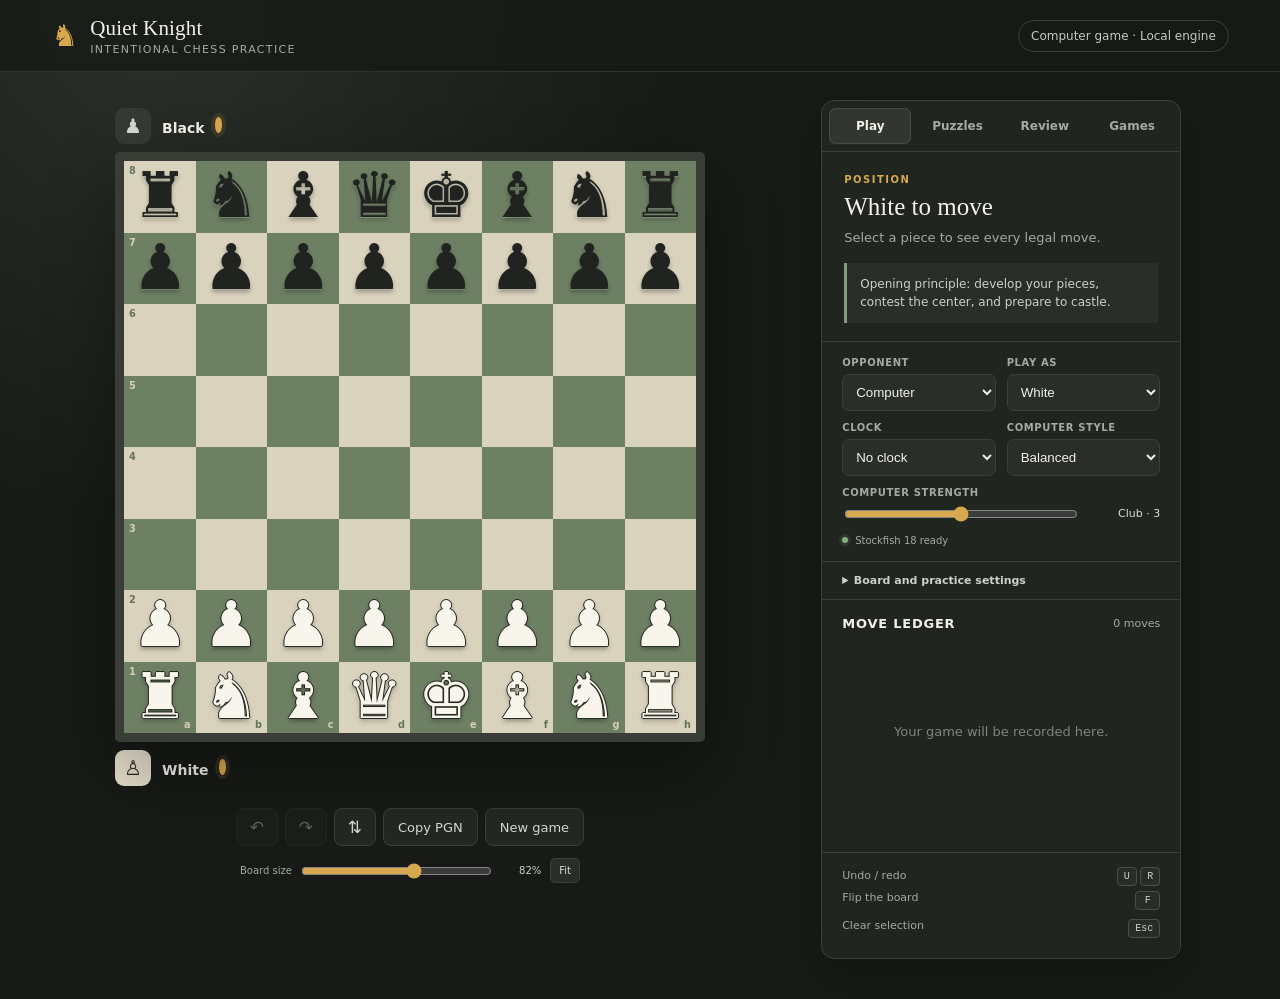
<file: docs/index.html>
<!DOCTYPE html>
<html lang="en">
<head>
  <meta charset="UTF-8">
  <meta name="viewport" content="width=device-width, initial-scale=1">
  <meta name="theme-color" content="#171a17">
  <title>Quiet Knight — Chess Practice</title>
  <style>
    :root {
      --ink: #f3f0e8; --muted: #a5aaa1; --panel: #222621; --panel-2: #292e28;
      --line: #3a4038; --accent: #d8a84e; --accent-2: #7f9e79;
      --light: #d9d2bd; --dark: #6d8063; --danger: #d66b57;
    }
    * { box-sizing: border-box; }
    body {
      margin: 0; min-height: 100vh; color: var(--ink); background:
      radial-gradient(circle at 12% 0%, #2b3029 0, transparent 35%), #171a17;
      font-family: Inter, ui-sans-serif, system-ui, -apple-system, BlinkMacSystemFont, "Segoe UI", sans-serif;
    }
    button { font: inherit; }
    .app-header {
      height: 72px; padding: 0 clamp(18px, 4vw, 56px); display: flex; align-items: center;
      justify-content: space-between; border-bottom: 1px solid #30352f; background: rgba(23,26,23,.78);
    }
    .brand { display: flex; align-items: center; gap: 12px; letter-spacing: .01em; }
    .brand-mark { color: var(--accent); font-size: 30px; line-height: 1; }
    .brand strong { font-family: Georgia, serif; font-size: 21px; font-weight: 500; }
    .brand small { display: block; margin-top: 2px; color: var(--muted); font-size: 11px; letter-spacing: .12em; text-transform: uppercase; }
    .mode-pill { padding: 8px 12px; border: 1px solid var(--line); border-radius: 999px; color: #c5cabf; font-size: 12px; }
    .workspace {
      width: min(1180px, calc(100% - 32px)); margin: 28px auto 40px; display: grid;
      grid-template-columns: minmax(420px, 720px) minmax(300px, 360px); gap: clamp(24px, 4vw, 54px); align-items: start;
    }
    .board-column { --board-size: 720px; width: min(100%, var(--board-size)); min-width: 0; justify-self: center; }
    .player-row { min-height: 52px; display: flex; align-items: center; justify-content: space-between; gap: 12px; }
    .player { display: flex; align-items: center; gap: 11px; }
    .avatar { width: 36px; height: 36px; display: grid; place-items: center; border-radius: 9px; background: #353a33; color: #d5d8d1; font-size: 20px; }
    .avatar.you { background: #e4ddcb; color: #242821; }
    .player strong { display: block; font-size: 14px; }
    .player span, .material { color: var(--muted); font-size: 12px; min-height: 16px; }
    .turn-dot { width: 7px; height: 7px; margin-left: 6px; display: inline-block; border-radius: 50%; background: var(--accent); box-shadow: 0 0 0 4px rgba(216,168,78,.12); }
    #board-shell { position: relative; padding: 9px; border-radius: 5px; background: #393d35; box-shadow: 0 28px 70px rgba(0,0,0,.32); container-type: inline-size; }
    #board { display: grid; grid-template-columns: repeat(8,1fr); width: 100%; aspect-ratio: 1; overflow: hidden; }
    .square {
      position: relative; aspect-ratio: 1; display: grid; place-items: center; border: 0; padding: 0;
      cursor: pointer; user-select: none; -webkit-tap-highlight-color: transparent;
    }
    .square.light { background: var(--light); }
    .square.dark { background: var(--dark); }
    .piece { position: relative; z-index: 2; touch-action: none; font-family: "Arial Unicode MS", "Noto Sans Symbols 2", serif; font-size: clamp(24px, 11cqi, 72px); line-height: 1; cursor: grab; transition: transform .12s ease, opacity .12s; }
    .piece.dragging { opacity: .45; cursor: grabbing; }
    .square:hover .piece { transform: translateY(-2px); }
    .white-piece { color: #f8f5ed; text-shadow: 0 1px 0 #252720, 1px 0 #252720, -1px 0 #252720, 0 -1px #252720, 0 3px 5px rgba(0,0,0,.35); }
    .black-piece { color: #20231f; text-shadow: 0 1px 1px rgba(255,255,255,.25), 0 3px 4px rgba(0,0,0,.3); }
    .square::before { content: ""; position: absolute; inset: 0; pointer-events: none; z-index: 1; }
    .square.selected::before { background: rgba(235,195,73,.55); box-shadow: inset 0 0 0 3px rgba(255,225,111,.72); }
    .square.last::before { background: rgba(225,190,61,.34); }
    .square.check::before { background: radial-gradient(circle, rgba(207,66,49,.78), rgba(207,66,49,.15) 68%, transparent 70%); }
    .square.legal::after { content: ""; position: absolute; z-index: 3; width: 24%; height: 24%; border-radius: 50%; background: rgba(34,44,32,.44); pointer-events: none; }
    .square.capture::after { content: ""; position: absolute; z-index: 3; inset: 7%; border: clamp(3px,.9cqi,7px) solid rgba(42,50,38,.45); border-radius: 50%; pointer-events: none; }
    .coord { position: absolute; z-index: 4; font-size: clamp(8px,1.7cqi,12px); font-weight: 800; pointer-events: none; }
    .coord.rank { top: 4px; left: 5px; } .coord.file { right: 5px; bottom: 3px; }
    .light .coord { color: #64735b; } .dark .coord { color: #d7cfb9; }
    .board-actions { display: flex; justify-content: center; gap: 7px; margin-top: 14px; }
    .board-size-control { width: min(290px, calc(100% - 20px)); margin: 12px auto 0; display: grid; grid-template-columns: auto 1fr 40px; align-items: center; gap: 9px; color: var(--muted); font-size: 10px; }
    .board-size-control input { min-width: 0; margin: 0; }
    .board-size-control output { color: #cdd1c8; font-variant-numeric: tabular-nums; text-align: right; }
    .icon-button, .text-button {
      min-height: 38px; border: 1px solid var(--line); color: #d7dbd2; background: #242824; border-radius: 8px;
      cursor: pointer; transition: background .15s, border-color .15s, transform .15s;
    }
    .icon-button { width: 42px; font-size: 17px; } .text-button { padding: 0 14px; font-size: 13px; }
    .icon-button:hover, .text-button:hover { background: #30352f; border-color: #555d51; }
    button:active { transform: translateY(1px); } button:disabled { opacity: .35; cursor: not-allowed; }
    .side-panel { border: 1px solid var(--line); border-radius: 13px; background: rgba(34,38,33,.92); overflow: hidden; box-shadow: 0 18px 50px rgba(0,0,0,.18); }
    .side-tabs { display: grid; grid-template-columns: repeat(4,1fr); padding: 7px; gap: 5px; border-bottom: 1px solid var(--line); }
    .tab-button { min-height: 36px; color: var(--muted); border: 0; border-radius: 7px; background: transparent; font-size: 12px; font-weight: 700; cursor: pointer; }
    .tab-button.active { color: var(--ink); background: #313630; box-shadow: inset 0 0 0 1px #454c43; }
    .tab-panel[hidden] { display: none; }
    .status-card { padding: 22px 22px 18px; border-bottom: 1px solid var(--line); }
    .eyebrow { margin: 0 0 7px; color: var(--accent); font-size: 10px; font-weight: 800; letter-spacing: .15em; text-transform: uppercase; }
    #status { margin: 0; font: 500 25px/1.2 Georgia, serif; }
    #status-detail { margin: 7px 0 0; color: var(--muted); font-size: 13px; line-height: 1.45; }
    .insight { margin: 15px 0 0; padding: 12px 13px; border-left: 3px solid var(--accent-2); background: #292e28; color: #cdd1c8; font-size: 12px; line-height: 1.5; }
    .ledger-head { padding: 16px 20px 11px; display: flex; align-items: center; justify-content: space-between; }
    .ledger-head h2 { margin: 0; font-size: 13px; letter-spacing: .06em; text-transform: uppercase; }
    #move-count { color: var(--muted); font-size: 11px; }
    #moves { min-height: 210px; max-height: 330px; padding: 0 14px 14px; overflow: auto; }
    .empty-moves { height: 180px; display: grid; place-items: center; color: #7f857b; font-size: 13px; text-align: center; }
    .move-row { display: grid; grid-template-columns: 34px 1fr 1fr; min-height: 38px; align-items: center; border-radius: 7px; font-variant-numeric: tabular-nums; }
    .move-row:nth-child(odd) { background: rgba(255,255,255,.025); }
    .move-no { color: #737970; font-size: 11px; text-align: center; }
    .move { padding-left: 10px; color: #e2e4df; font: 600 13px ui-monospace, SFMono-Regular, Menlo, monospace; }
    .game-setup { padding: 15px 20px; display: grid; grid-template-columns: 1fr 1fr; gap: 11px; border-bottom: 1px solid var(--line); }
    .field { display: grid; gap: 6px; min-width: 0; }
    .field.wide { grid-column: 1 / -1; }
    .field label, .range-label { color: var(--muted); font-size: 10px; font-weight: 700; letter-spacing: .06em; text-transform: uppercase; }
    select { width: 100%; height: 37px; padding: 0 9px; color: var(--ink); border: 1px solid var(--line); border-radius: 7px; background: #292e28; font: 12px inherit; }
    input[type="range"] { width: 100%; accent-color: var(--accent); }
    .range-row { display: flex; align-items: center; gap: 10px; }
    #level-name { min-width: 70px; color: #d9ddd5; font-size: 11px; text-align: right; }
    .engine-state { grid-column: 1 / -1; display: flex; align-items: center; gap: 7px; color: var(--muted); font-size: 10px; }
    .engine-stop { margin-left: auto; padding: 2px 7px; color: #db8b7c; border: 1px solid #70473f; border-radius: 5px; background: transparent; font-size: 10px; cursor: pointer; }
    .engine-light { width: 6px; height: 6px; border-radius: 50%; background: #767c73; }
    .engine-light.ready { background: #88ad7f; box-shadow: 0 0 0 3px rgba(136,173,127,.13); }
    .engine-light.busy { background: var(--accent); animation: pulse 1s infinite alternate; }
    @keyframes pulse { to { opacity: .35; } }
    .review-wrap, .games-wrap { padding: 20px; }
    .puzzle-wrap { padding: 18px; }
    .puzzle-head { display: flex; align-items: start; justify-content: space-between; gap: 12px; margin-bottom: 13px; }
    .puzzle-head h2 { margin: 0; font: 22px Georgia, serif; }
    .puzzle-count { color: var(--muted); font-size: 10px; white-space: nowrap; }
    #puzzle-board { width: 100%; display: grid; grid-template-columns: repeat(8,1fr); aspect-ratio: 1; overflow: hidden; border: 5px solid #393d35; border-radius: 5px; container-type: inline-size; }
    .puzzle-square { position: relative; display: grid; place-items: center; padding: 0; border: 0; aspect-ratio: 1; cursor: pointer; }
    .puzzle-square.light { background: var(--light); } .puzzle-square.dark { background: var(--dark); }
    .puzzle-square.selected { box-shadow: inset 0 0 0 3px rgba(255,225,111,.8); }
    .puzzle-square.legal::after { content: ""; position: absolute; width: 23%; height: 23%; border-radius: 50%; background: rgba(34,44,32,.48); }
    .puzzle-square.capture::after { content: ""; position: absolute; inset: 7%; border: 4px solid rgba(42,50,38,.48); border-radius: 50%; }
    .puzzle-piece { position: relative; z-index: 2; touch-action: none; font-family: "Arial Unicode MS", "Noto Sans Symbols 2", serif; font-size: clamp(22px, 11cqi, 42px); line-height: 1; cursor: grab; }
    .puzzle-piece.dragging { opacity: .4; }
    .puzzle-prompt { min-height: 38px; margin: 12px 0 0; color: #d8dcd4; font-size: 12px; line-height: 1.5; }
    .puzzle-feedback { min-height: 36px; margin: 10px 0; padding: 9px 10px; border-left: 3px solid var(--accent-2); background: #292e28; color: var(--muted); font-size: 11px; line-height: 1.45; }
    .puzzle-feedback.success { color: #bcd5b5; border-color: #88ad7f; }
    .puzzle-feedback.error { color: #e6aa9e; border-color: var(--danger); }
    .puzzle-actions { display: flex; gap: 7px; }
    .puzzle-actions button { flex: 1; min-height: 36px; color: #d8dcd4; border: 1px solid var(--line); border-radius: 7px; background: #30352f; font-size: 11px; cursor: pointer; }
    .puzzle-progress { display: flex; justify-content: center; gap: 7px; margin-top: 13px; }
    .puzzle-dot { width: 8px; height: 8px; border-radius: 50%; background: #4a5047; }
    .puzzle-dot.current { box-shadow: 0 0 0 2px var(--accent); } .puzzle-dot.complete { background: #88ad7f; }
    .review-hero h2, .games-wrap h2 { margin: 0; font: 24px Georgia, serif; }
    .review-hero p, .games-wrap > p { margin: 7px 0 16px; color: var(--muted); font-size: 12px; line-height: 1.5; }
    .primary-button { width: 100%; min-height: 42px; color: #1d211c; border: 0; border-radius: 8px; background: var(--accent); font-weight: 800; cursor: pointer; }
    .primary-button:disabled { opacity: .5; }
    .analysis-summary { display: grid; grid-template-columns: repeat(3,1fr); gap: 7px; margin: 16px 0; }
    .summary-stat { padding: 11px 6px; border: 1px solid var(--line); border-radius: 8px; text-align: center; }
    .summary-stat strong { display: block; font: 21px Georgia, serif; } .summary-stat span { color: var(--muted); font-size: 9px; text-transform: uppercase; }
    #review-list { display: grid; gap: 7px; max-height: 405px; overflow: auto; }
    .review-move { padding: 11px 12px; border: 1px solid var(--line); border-radius: 8px; background: #292e28; cursor: pointer; }
    .review-top { display: flex; justify-content: space-between; gap: 8px; font-size: 12px; }
    .classification { color: var(--accent); font-weight: 800; } .classification.best { color: #9bbd92; } .classification.mistake { color: #e6a15d; } .classification.blunder { color: #e27461; }
    .review-detail { margin-top: 5px; color: var(--muted); font-size: 10px; line-height: 1.4; }
    #analysis-progress { margin: 12px 0 0; color: var(--muted); font-size: 11px; text-align: center; }
    #saved-games { display: grid; gap: 8px; max-height: 520px; overflow: auto; }
    .saved-game { padding: 12px; border: 1px solid var(--line); border-radius: 9px; background: #292e28; }
    .saved-game-head { display: flex; justify-content: space-between; gap: 10px; }
    .saved-game strong { font-size: 12px; } .saved-game span { color: var(--muted); font-size: 10px; }
    .saved-actions { display: flex; gap: 6px; margin-top: 10px; }
    .mini-button { min-height: 30px; padding: 0 10px; color: #d8dcd4; border: 1px solid var(--line); border-radius: 6px; background: #333831; font-size: 10px; cursor: pointer; }
    .mini-button.danger { margin-left: auto; color: #db8b7c; }
    .empty-state { padding: 50px 10px; color: #7f857b; font-size: 12px; text-align: center; }
    .engine-credit { margin: 16px 0 0; color: #777d74; font-size: 9px; line-height: 1.45; }
    .engine-credit a { color: #9da59a; }
    .tips { padding: 16px 20px 20px; border-top: 1px solid var(--line); display: grid; gap: 9px; }
    .shortcut { display: flex; justify-content: space-between; color: var(--muted); font-size: 11px; }
    kbd { min-width: 25px; padding: 3px 6px; text-align: center; color: #cdd1c8; border: 1px solid #4a5047; border-radius: 4px; background: #292d28; font: 10px ui-monospace, monospace; }
    dialog { width: min(380px, calc(100% - 32px)); color: var(--ink); border: 1px solid var(--line); border-radius: 14px; background: #242824; box-shadow: 0 24px 80px #000; }
    dialog::backdrop { background: rgba(10,12,10,.72); backdrop-filter: blur(3px); }
    dialog h2 { margin: 6px 0 4px; font: 24px Georgia, serif; } dialog p { margin: 0; color: var(--muted); font-size: 13px; }
    .promotion-options { display: grid; grid-template-columns: repeat(4,1fr); gap: 8px; margin: 20px 0 8px; }
    .promotion-options button { aspect-ratio: 1; color: var(--ink); border: 1px solid var(--line); border-radius: 9px; background: #30352f; font-size: 38px; cursor: pointer; }
    .sr-only { position: absolute; width: 1px; height: 1px; padding: 0; margin: -1px; overflow: hidden; clip: rect(0,0,0,0); white-space: nowrap; border: 0; }
    @media (max-width: 860px) {
      .workspace { grid-template-columns: 1fr; width: min(680px, calc(100% - 24px)); margin-top: 14px; gap: 24px; }
      .side-panel { margin-bottom: 26px; } #moves { max-height: 260px; }
    }
    @media (max-width: 520px) {
      .app-header { height: 62px; padding: 0 14px; } .mode-pill, .brand small { display: none; }
      .workspace { width: 100%; margin-top: 8px; } .player-row, .board-actions { margin-left: 10px; margin-right: 10px; }
      #board-shell { padding: 4px; border-radius: 0; }
      .side-panel { margin: 0 10px 20px; } .tips { display: none; }
    }
    @media (prefers-reduced-motion: reduce) { * { transition: none !important; } }
  </style>
  <!-- chess.js (minified inline for offline use) -->
  <script>
  /*! chess.js v0.12.0 | (c) 2022 Jeff Hlywa | MIT License */
  // --- Embed minified chess.js ---
/* Minified chess.js code goes here */ 
// For brevity, you can copy chess.js v0.10.3 minified here
var Chess=function(r){var u="b",s="w",l=-1,_="p",A="n",S="b",m="r",y="q",p="k",t="pnbrqkPNBRQK",e="rnbqkbnr/pppppppp/8/8/8/8/PPPPPPPP/RNBQKBNR w KQkq - 0 1",g=["1-0","0-1","1/2-1/2","*"],C={b:[16,32,17,15],w:[-16,-32,-17,-15]},T={n:[-18,-33,-31,-14,18,33,31,14],b:[-17,-15,17,15],r:[-16,1,16,-1],q:[-17,-16,-15,1,17,16,15,-1],k:[-17,-16,-15,1,17,16,15,-1]},c=[20,0,0,0,0,0,0,24,0,0,0,0,0,0,20,0,0,20,0,0,0,0,0,24,0,0,0,0,0,20,0,0,0,0,20,0,0,0,0,24,0,0,0,0,20,0,0,0,0,0,0,20,0,0,0,24,0,0,0,20,0,0,0,0,0,0,0,0,20,0,0,24,0,0,20,0,0,0,0,0,0,0,0,0,0,20,2,24,2,20,0,0,0,0,0,0,0,0,0,0,0,2,53,56,53,2,0,0,0,0,0,0,24,24,24,24,24,24,56,0,56,24,24,24,24,24,24,0,0,0,0,0,0,2,53,56,53,2,0,0,0,0,0,0,0,0,0,0,0,20,2,24,2,20,0,0,0,0,0,0,0,0,0,0,20,0,0,24,0,0,20,0,0,0,0,0,0,0,0,20,0,0,0,24,0,0,0,20,0,0,0,0,0,0,20,0,0,0,0,24,0,0,0,0,20,0,0,0,0,20,0,0,0,0,0,24,0,0,0,0,0,20,0,0,20,0,0,0,0,0,0,24,0,0,0,0,0,0,20],v=[17,0,0,0,0,0,0,16,0,0,0,0,0,0,15,0,0,17,0,0,0,0,0,16,0,0,0,0,0,15,0,0,0,0,17,0,0,0,0,16,0,0,0,0,15,0,0,0,0,0,0,17,0,0,0,16,0,0,0,15,0,0,0,0,0,0,0,0,17,0,0,16,0,0,15,0,0,0,0,0,0,0,0,0,0,17,0,16,0,15,0,0,0,0,0,0,0,0,0,0,0,0,17,16,15,0,0,0,0,0,0,0,1,1,1,1,1,1,1,0,-1,-1,-1,-1,-1,-1,-1,0,0,0,0,0,0,0,-15,-16,-17,0,0,0,0,0,0,0,0,0,0,0,0,-15,0,-16,0,-17,0,0,0,0,0,0,0,0,0,0,-15,0,0,-16,0,0,-17,0,0,0,0,0,0,0,0,-15,0,0,0,-16,0,0,0,-17,0,0,0,0,0,0,-15,0,0,0,0,-16,0,0,0,0,-17,0,0,0,0,-15,0,0,0,0,0,-16,0,0,0,0,0,-17,0,0,-15,0,0,0,0,0,0,-16,0,0,0,0,0,0,-17],h={p:0,n:1,b:2,r:3,q:4,k:5},o={NORMAL:"n",CAPTURE:"c",BIG_PAWN:"b",EP_CAPTURE:"e",PROMOTION:"p",KSIDE_CASTLE:"k",QSIDE_CASTLE:"q"},I={NORMAL:1,CAPTURE:2,BIG_PAWN:4,EP_CAPTURE:8,PROMOTION:16,KSIDE_CASTLE:32,QSIDE_CASTLE:64},P=7,w=6,L=1,R=0,N={a8:0,b8:1,c8:2,d8:3,e8:4,f8:5,g8:6,h8:7,a7:16,b7:17,c7:18,d7:19,e7:20,f7:21,g7:22,h7:23,a6:32,b6:33,c6:34,d6:35,e6:36,f6:37,g6:38,h6:39,a5:48,b5:49,c5:50,d5:51,e5:52,f5:53,g5:54,h5:55,a4:64,b4:65,c4:66,d4:67,e4:68,f4:69,g4:70,h4:71,a3:80,b3:81,c3:82,d3:83,e3:84,f3:85,g3:86,h3:87,a2:96,b2:97,c2:98,d2:99,e2:100,f2:101,g2:102,h2:103,a1:112,b1:113,c1:114,d1:115,e1:116,f1:117,g1:118,h1:119},E={w:[{square:N.a1,flag:I.QSIDE_CASTLE},{square:N.h1,flag:I.KSIDE_CASTLE}],b:[{square:N.a8,flag:I.QSIDE_CASTLE},{square:N.h8,flag:I.KSIDE_CASTLE}]},O=new Array(128),k={w:l,b:l},q=s,D={w:0,b:0},K=l,d=0,b=1,Q=[],U={};function x(r){void 0===r&&(r=!1),O=new Array(128),k={w:l,b:l},q=s,D={w:0,b:0},K=l,d=0,b=1,Q=[],r||(U={}),F(M())}function j(){B(e)}function B(r,e){void 0===e&&(e=!1);var n=r.split(/\s+/),t=n[0],o=0;if(!$(r).valid)return!1;x(e);for(var i=0;i<t.length;i++){var f=t.charAt(i);if("/"===f)o+=8;else if(-1!=="0123456789".indexOf(f))o+=parseInt(f,10);else{var a=f<"a"?s:u;W({type:f.toLowerCase(),color:a},fr(o)),o++}}return q=n[1],-1<n[2].indexOf("K")&&(D.w|=I.KSIDE_CASTLE),-1<n[2].indexOf("Q")&&(D.w|=I.QSIDE_CASTLE),-1<n[2].indexOf("k")&&(D.b|=I.KSIDE_CASTLE),-1<n[2].indexOf("q")&&(D.b|=I.QSIDE_CASTLE),K="-"===n[3]?l:N[n[3]],d=parseInt(n[4],10),b=parseInt(n[5],10),F(M()),!0}function $(r){var e="No errors.",n="FEN string must contain six space-delimited fields.",t="6th field (move number) must be a positive integer.",o="5th field (half move counter) must be a non-negative integer.",i="4th field (en-passant square) is invalid.",f="3rd field (castling availability) is invalid.",a="2nd field (side to move) is invalid.",l="1st field (piece positions) does not contain 8 '/'-delimited rows.",u="1st field (piece positions) is invalid [consecutive numbers].",s="1st field (piece positions) is invalid [invalid piece].",p="1st field (piece positions) is invalid [row too large].",c="Illegal en-passant square",v=r.split(/\s+/);if(6!==v.length)return{valid:!1,error_number:1,error:n};if(isNaN(v[5])||parseInt(v[5],10)<=0)return{valid:!1,error_number:2,error:t};if(isNaN(v[4])||parseInt(v[4],10)<0)return{valid:!1,error_number:3,error:o};if(!/^(-|[abcdefgh][36])$/.test(v[3]))return{valid:!1,error_number:4,error:i};if(!/^(KQ?k?q?|Qk?q?|kq?|q|-)$/.test(v[2]))return{valid:!1,error_number:5,error:f};if(!/^(w|b)$/.test(v[1]))return{valid:!1,error_number:6,error:a};var g=v[0].split("/");if(8!==g.length)return{valid:!1,error_number:7,error:l};for(var h=0;h<g.length;h++){for(var E=0,d=!1,b=0;b<g[h].length;b++)if(isNaN(g[h][b])){if(!/^[prnbqkPRNBQK]$/.test(g[h][b]))return{valid:!1,error_number:9,error:s};E+=1,d=!1}else{if(d)return{valid:!1,error_number:8,error:u};E+=parseInt(g[h][b],10),d=!0}if(8!==E)return{valid:!1,error_number:10,error:p}}return"3"==v[3][1]&&"w"==v[1]||"6"==v[3][1]&&"b"==v[1]?{valid:!1,error_number:11,error:c}:{valid:!0,error_number:0,error:e}}function M(){for(var r=0,e="",n=N.a8;n<=N.h1;n++){if(null==O[n])r++;else{0<r&&(e+=r,r=0);var t=O[n].color,o=O[n].type;e+=t===s?o.toUpperCase():o.toLowerCase()}n+1&136&&(0<r&&(e+=r),n!==N.h1&&(e+="/"),r=0,n+=8)}var i="";D[s]&I.KSIDE_CASTLE&&(i+="K"),D[s]&I.QSIDE_CASTLE&&(i+="Q"),D[u]&I.KSIDE_CASTLE&&(i+="k"),D[u]&I.QSIDE_CASTLE&&(i+="q"),i=i||"-";var f=K===l?"-":fr(K);return[e,q,i,f,d,b].join(" ")}function G(r){for(var e=0;e<r.length;e+=2)"string"==typeof r[e]&&"string"==typeof r[e+1]&&(U[r[e]]=r[e+1]);return U}function F(r){0<Q.length||(r!==e?(U.SetUp="1",U.FEN=r):(delete U.SetUp,delete U.FEN))}function i(r){var e=O[N[r]];return e?{type:e.type,color:e.color}:null}function W(r,e){if(!("type"in r&&"color"in r))return!1;if(-1===t.indexOf(r.type.toLowerCase()))return!1;if(!(e in N))return!1;var n=N[e];return(r.type!=p||k[r.color]==l||k[r.color]==n)&&(O[n]={type:r.type,color:r.color},r.type===p&&(k[r.color]=n),F(M()),!0)}function H(r,e,n,t,o){var i={color:q,from:e,to:n,flags:t,piece:r[e].type};return o&&(i.flags|=I.PROMOTION,i.promotion=o),r[n]?i.captured=r[n].type:t&I.EP_CAPTURE&&(i.captured=_),i}function Z(r){function e(r,e,n,t,o){if(r[n].type!==_||or(t)!==R&&or(t)!==P)e.push(H(r,n,t,o));else for(var i=[y,m,S,A],f=0,a=i.length;f<a;f++)e.push(H(r,n,t,o,i[f]))}var n=[],t=q,o=ar(t),i={b:L,w:w},f=N.a8,a=N.h1,l=!1,u=!(void 0!==r&&"legal"in r)||r.legal;if(void 0!==r&&"square"in r){if(!(r.square in N))return[];f=a=N[r.square],l=!0}for(var s=f;s<=a;s++)if(136&s)s+=7;else{var p=O[s];if(null!=p&&p.color===t)if(p.type===_){var c=s+C[t][0];if(null==O[c]){e(O,n,s,c,I.NORMAL);c=s+C[t][1];i[t]===or(s)&&null==O[c]&&e(O,n,s,c,I.BIG_PAWN)}for(v=2;v<4;v++){136&(c=s+C[t][v])||(null!=O[c]&&O[c].color===o?e(O,n,s,c,I.CAPTURE):c===K&&e(O,n,s,K,I.EP_CAPTURE))}}else for(var v=0,g=T[p.type].length;v<g;v++){var h=T[p.type][v];for(c=s;!(136&(c+=h));){if(null!=O[c]){if(O[c].color===t)break;e(O,n,s,c,I.CAPTURE);break}if(e(O,n,s,c,I.NORMAL),"n"===p.type||"k"===p.type)break}}}if(!l||a===k[t]){if(D[t]&I.KSIDE_CASTLE){var E=(d=k[t])+2;null!=O[d+1]||null!=O[E]||V(o,k[t])||V(o,d+1)||V(o,E)||e(O,n,k[t],E,I.KSIDE_CASTLE)}if(D[t]&I.QSIDE_CASTLE){var d;E=(d=k[t])-2;null!=O[d-1]||null!=O[d-2]||null!=O[d-3]||V(o,k[t])||V(o,d-1)||V(o,E)||e(O,n,k[t],E,I.QSIDE_CASTLE)}}if(!u)return n;var b=[];for(s=0,g=n.length;s<g;s++)er(n[s]),X(t)||b.push(n[s]),nr();return b}function z(r,e){var n="";if(r.flags&I.KSIDE_CASTLE)n="O-O";else if(r.flags&I.QSIDE_CASTLE)n="O-O-O";else{var t=function(r,e){for(var n=Z({legal:!e}),t=r.from,o=r.to,i=r.piece,f=0,a=0,l=0,u=0,s=n.length;u<s;u++){var p=n[u].from,c=n[u].to,v=n[u].piece;i===v&&t!==p&&o===c&&(f++,or(t)===or(p)&&a++,ir(t)===ir(p)&&l++)}if(0<f)return 0<a&&0<l?fr(t):0<l?fr(t).charAt(1):fr(t).charAt(0);return""}(r,e);r.piece!==_&&(n+=r.piece.toUpperCase()+t),r.flags&(I.CAPTURE|I.EP_CAPTURE)&&(r.piece===_&&(n+=fr(r.from)[0]),n+="x"),n+=fr(r.to),r.flags&I.PROMOTION&&(n+="="+r.promotion.toUpperCase())}return er(r),f()&&(a()?n+="#":n+="+"),nr(),n}function J(r){return r.replace(/=/,"").replace(/[+#]?[?!]*$/,"")}function V(r,e){for(var n=N.a8;n<=N.h1;n++)if(136&n)n+=7;else if(null!=O[n]&&O[n].color===r){var t=O[n],o=n-e,i=119+o;if(c[i]&1<<h[t.type]){if(t.type===_){if(0<o){if(t.color===s)return!0}else if(t.color===u)return!0;continue}if("n"===t.type||"k"===t.type)return!0;for(var f=v[i],a=n+f,l=!1;a!==e;){if(null!=O[a]){l=!0;break}a+=f}if(!l)return!0}}return!1}function X(r){return V(ar(r),k[r])}function f(){return X(q)}function a(){return f()&&0===Z().length}function n(){return!f()&&0===Z().length}function Y(){for(var r={},e=[],n=0,t=0,o=N.a8;o<=N.h1;o++)if(t=(t+1)%2,136&o)o+=7;else{var i=O[o];i&&(r[i.type]=i.type in r?r[i.type]+1:1,i.type===S&&e.push(t),n++)}if(2===n)return!0;if(3===n&&(1===r[S]||1===r[A]))return!0;if(n===r[S]+2){var f=0,a=e.length;for(o=0;o<a;o++)f+=e[o];if(0===f||f===a)return!0}return!1}function rr(){for(var r=[],e={},n=!1;;){var t=nr();if(!t)break;r.push(t)}for(;;){var o=M().split(" ").slice(0,4).join(" ");if(e[o]=o in e?e[o]+1:1,3<=e[o]&&(n=!0),!r.length)break;er(r.pop())}return n}function er(r){var e,n=q,t=ar(n);if(e=r,Q.push({move:e,kings:{b:k.b,w:k.w},turn:q,castling:{b:D.b,w:D.w},ep_square:K,half_moves:d,move_number:b}),O[r.to]=O[r.from],O[r.from]=null,r.flags&I.EP_CAPTURE&&(q===u?O[r.to-16]=null:O[r.to+16]=null),r.flags&I.PROMOTION&&(O[r.to]={type:r.promotion,color:n}),O[r.to].type===p){if(k[O[r.to].color]=r.to,r.flags&I.KSIDE_CASTLE){var o=r.to-1,i=r.to+1;O[o]=O[i],O[i]=null}else if(r.flags&I.QSIDE_CASTLE){o=r.to+1,i=r.to-2;O[o]=O[i],O[i]=null}D[n]=""}if(D[n])for(var f=0,a=E[n].length;f<a;f++)if(r.from===E[n][f].square&&D[n]&E[n][f].flag){D[n]^=E[n][f].flag;break}if(D[t])for(f=0,a=E[t].length;f<a;f++)if(r.to===E[t][f].square&&D[t]&E[t][f].flag){D[t]^=E[t][f].flag;break}K=r.flags&I.BIG_PAWN?"b"===q?r.to-16:r.to+16:l,r.piece===_||r.flags&(I.CAPTURE|I.EP_CAPTURE)?d=0:d++,q===u&&b++,q=ar(q)}function nr(){var r=Q.pop();if(null==r)return null;var e=r.move;k=r.kings,q=r.turn,D=r.castling,K=r.ep_square,d=r.half_moves,b=r.move_number;var n,t,o=q,i=ar(q);if(O[e.from]=O[e.to],O[e.from].type=e.piece,O[e.to]=null,e.flags&I.CAPTURE)O[e.to]={type:e.captured,color:i};else if(e.flags&I.EP_CAPTURE){var f;f=o===u?e.to-16:e.to+16,O[f]={type:_,color:i}}e.flags&(I.KSIDE_CASTLE|I.QSIDE_CASTLE)&&(e.flags&I.KSIDE_CASTLE?(n=e.to+1,t=e.to-1):e.flags&I.QSIDE_CASTLE&&(n=e.to-2,t=e.to+1),O[n]=O[t],O[t]=null);return e}function tr(r,e){var n=J(r);if(e){var t=n.match(/([pnbrqkPNBRQK])?([a-h][1-8])x?-?([a-h][1-8])([qrbnQRBN])?/);if(t)var o=t[1],i=t[2],f=t[3],a=t[4]}for(var l=Z(),u=0,s=l.length;u<s;u++){if(n===J(z(l[u]))||e&&n===J(z(l[u],!0)))return l[u];if(t&&(!o||o.toLowerCase()==l[u].piece)&&N[i]==l[u].from&&N[f]==l[u].to&&(!a||a.toLowerCase()==l[u].promotion))return l[u]}return null}function or(r){return r>>4}function ir(r){return 15&r}function fr(r){var e=ir(r),n=or(r);return"abcdefgh".substring(e,e+1)+"87654321".substring(n,n+1)}function ar(r){return r===s?u:s}function lr(r){var e=function r(e){var n=e instanceof Array?[]:{};for(var t in e)n[t]="object"==typeof t?r(e[t]):e[t];return n}(r);e.san=z(e,!1),e.to=fr(e.to),e.from=fr(e.from);var n="";for(var t in I)I[t]&e.flags&&(n+=o[t]);return e.flags=n,e}function ur(r){return r.replace(/^\s+|\s+$/g,"")}return B(void 0===r?e:r),{WHITE:s,BLACK:u,PAWN:_,KNIGHT:A,BISHOP:S,ROOK:m,QUEEN:y,KING:p,SQUARES:function(){for(var r=[],e=N.a8;e<=N.h1;e++)136&e?e+=7:r.push(fr(e));return r}(),FLAGS:o,load:function(r){return B(r)},reset:function(){return j()},moves:function(r){for(var e=Z(r),n=[],t=0,o=e.length;t<o;t++)void 0!==r&&"verbose"in r&&r.verbose?n.push(lr(e[t])):n.push(z(e[t],!1));return n},in_check:function(){return f()},in_checkmate:function(){return a()},in_stalemate:function(){return n()},in_draw:function(){return 100<=d||n()||Y()||rr()},insufficient_material:function(){return Y()},in_threefold_repetition:function(){return rr()},game_over:function(){return 100<=d||a()||n()||Y()||rr()},validate_fen:function(r){return $(r)},fen:function(){return M()},board:function(){for(var r=[],e=[],n=N.a8;n<=N.h1;n++)null==O[n]?e.push(null):e.push({type:O[n].type,color:O[n].color}),n+1&136&&(r.push(e),e=[],n+=8);return r},pgn:function(r){var e="object"==typeof r&&"string"==typeof r.newline_char?r.newline_char:"\n",n="object"==typeof r&&"number"==typeof r.max_width?r.max_width:0,t=[],o=!1;for(var i in U)t.push("["+i+' "'+U[i]+'"]'+e),o=!0;o&&Q.length&&t.push(e);for(var f=[];0<Q.length;)f.push(nr());for(var a=[],l="";0<f.length;){var u=f.pop();Q.length||"b"!==u.color?"w"===u.color&&(l.length&&a.push(l),l=b+"."):l=b+". ...",l=l+" "+z(u,!1),er(u)}if(l.length&&a.push(l),void 0!==U.Result&&a.push(U.Result),0===n)return t.join("")+a.join(" ");var s=0;for(i=0;i<a.length;i++)s+a[i].length>n&&0!==i?(" "===t[t.length-1]&&t.pop(),t.push(e),s=0):0!==i&&(t.push(" "),s++),t.push(a[i]),s+=a[i].length;return t.join("")},load_pgn:function(r,e){var n=void 0!==e&&"sloppy"in e&&e.sloppy;function l(r){return r.replace(/\\/g,"\\")}var t="object"==typeof e&&"string"==typeof e.newline_char?e.newline_char:"\r?\n",o=new RegExp("^(\\[((?:"+l(t)+")|.)*\\])(?:"+l(t)+"){2}"),i=o.test(r)?o.exec(r)[1]:"";j();var f=function(r,e){for(var n="object"==typeof e&&"string"==typeof e.newline_char?e.newline_char:"\r?\n",t={},o=r.split(new RegExp(l(n))),i="",f="",a=0;a<o.length;a++)i=o[a].replace(/^\[([A-Z][A-Za-z]*)\s.*\]$/,"$1"),f=o[a].replace(/^\[[A-Za-z]+\s"(.*)"\]$/,"$1"),0<ur(i).length&&(t[i]=f);return t}(i,e);for(var a in f)G([a,f[a]]);if("1"===f.SetUp&&!("FEN"in f&&B(f.FEN,!0)))return!1;var u=r.replace(i,"").replace(new RegExp(l(t),"g")," ");u=u.replace(/(\{[^}]+\})+?/g,"");for(var s=/(\([^\(\)]+\))+?/g;s.test(u);)u=u.replace(s,"");var p=ur(u=(u=(u=u.replace(/\d+\.(\.\.)?/g,"")).replace(/\.\.\./g,"")).replace(/\$\d+/g,"")).split(new RegExp(/\s+/));p=p.join(",").replace(/,,+/g,",").split(",");for(var c="",v=0;v<p.length-1;v++){if(null==(c=tr(p[v],n)))return!1;er(c)}if(c=p[p.length-1],-1<g.indexOf(c))!function(r){for(var e in r)return 1}(U)||void 0!==U.Result||G(["Result",c]);else{if(null==(c=tr(c,n)))return!1;er(c)}return!0},header:function(){return G(arguments)},ascii:function(){return function(){for(var r="   +------------------------+\n",e=N.a8;e<=N.h1;e++){if(0===ir(e)&&(r+=" "+"87654321"[or(e)]+" |"),null==O[e])r+=" . ";else{var n=O[e].type;r+=" "+(O[e].color===s?n.toUpperCase():n.toLowerCase())+" "}e+1&136&&(r+="|\n",e+=8)}return r+="   +------------------------+\n",r+="     a  b  c  d  e  f  g  h\n"}()},turn:function(){return q},move:function(r,e){var n=void 0!==e&&"sloppy"in e&&e.sloppy,t=null;if("string"==typeof r)t=tr(r,n);else if("object"==typeof r)for(var o=Z(),i=0,f=o.length;i<f;i++)if(!(r.from!==fr(o[i].from)||r.to!==fr(o[i].to)||"promotion"in o[i]&&r.promotion!==o[i].promotion)){t=o[i];break}if(!t)return null;var a=lr(t);return er(t),a},undo:function(){var r=nr();return r?lr(r):null},clear:function(){return x()},put:function(r,e){return W(r,e)},get:function(r){return i(r)},remove:function(r){return n=i(e=r),O[N[e]]=null,n&&n.type===p&&(k[n.color]=l),F(M()),n;var e,n},perft:function(r){return function r(e){for(var n=Z({legal:!1}),t=0,o=q,i=0,f=n.length;i<f;i++)er(n[i]),X(o)||(0<e-1?t+=r(e-1):t++),nr();return t}(r)},square_color:function(r){if(r in N){var e=N[r];return(or(e)+ir(e))%2==0?"light":"dark"}return null},history:function(r){for(var e=[],n=[],t=(void 0!==r&&"verbose"in r&&r.verbose);0<Q.length;)e.push(nr());for(;0<e.length;){var o=e.pop();t?n.push(lr(o)):n.push(z(o)),er(o)}return n}}};"undefined"!=typeof exports&&(exports.Chess=Chess),"undefined"!=typeof define&&define(function(){return Chess});
  </script>
  <script src="storage.js"></script>
  <script src="puzzles.js"></script>
  <script src="engine-controller.js"></script>
  <link rel="stylesheet" href="enhancements.css">
</head>
<body>
  <header class="app-header">
    <div class="brand"><span class="brand-mark">♞</span><div><strong>Quiet Knight</strong><small>Intentional chess practice</small></div></div>
    <div class="mode-pill" id="header-mode">Computer game · Local engine</div>
  </header>
  <main class="workspace">
    <section class="board-column" aria-label="Chess game">
      <div class="player-row">
        <div class="player"><div class="avatar">♟</div><div><strong>Black <span id="black-turn" class="turn-dot" hidden></span></strong><span id="black-captures"></span></div></div>
        <div class="player-meta"><span id="black-clock" class="clock" hidden>10:00</span><span id="black-material" class="material"></span></div>
      </div>
  <div id="board-shell">
    <div id="board"></div>
  </div>

      <div class="player-row">
        <div class="player"><div class="avatar you">♙</div><div><strong>White <span id="white-turn" class="turn-dot"></span></strong><span id="white-captures"></span></div></div>
        <div class="player-meta"><span id="white-clock" class="clock" hidden>10:00</span><span id="white-material" class="material"></span></div>
      </div>
  <div id="controls" class="board-actions" aria-label="Board controls">
    <button class="icon-button" id="undo" title="Undo (U)" aria-label="Undo move">↶</button>
    <button class="icon-button" id="redo" title="Redo (R)" aria-label="Redo move">↷</button>
    <button class="icon-button" id="flip" title="Flip board (F)" aria-label="Flip board">⇅</button>
    <button class="text-button" id="copyPgn" title="Copy game notation">Copy PGN</button>
    <button class="text-button" id="newGame">New game</button>
  </div>
  <div class="board-size-control"><label for="boardSize">Board size</label><input id="boardSize" type="range" min="55" max="100" value="100"><output id="boardSizeValue" for="boardSize">100%</output><button id="fitBoard" class="compact-button">Fit</button></div>
    </section>

    <aside class="side-panel" aria-label="Game information">
      <nav class="side-tabs" aria-label="Chess tools">
        <button class="tab-button active" data-tab="play">Play</button>
        <button class="tab-button" data-tab="puzzles">Puzzles</button>
        <button class="tab-button" data-tab="review">Review</button>
        <button class="tab-button" data-tab="games">Games</button>
      </nav>
      <section class="tab-panel" id="play-panel">
        <div class="status-card">
          <p class="eyebrow">Position</p>
          <h1 id="status" aria-live="polite">White to move</h1>
          <p id="status-detail">Select a piece to see every legal move.</p>
          <p id="insight" class="insight">Opening principle: develop your pieces, contest the center, and prepare to castle.</p>
        </div>
        <div class="game-setup">
          <div class="field"><label for="opponentMode">Opponent</label><select id="opponentMode"><option value="computer">Computer</option><option value="local">Two players</option></select></div>
          <div class="field"><label for="humanColor">Play as</label><select id="humanColor"><option value="w">White</option><option value="b">Black</option></select></div>
          <div class="field"><label for="timeControl">Clock</label><select id="timeControl"><option value="none">No clock</option><option value="180+2">3 min + 2 sec</option><option value="300+3">5 min + 3 sec</option><option value="600+0">10 minutes</option></select></div>
          <div class="field"><label for="personality">Computer style</label><select id="personality"><option value="balanced">Balanced</option><option value="solid">Solid</option><option value="creative">Creative</option></select></div>
          <div class="field wide"><div class="range-label">Computer strength</div><div class="range-row"><input id="engineLevel" type="range" min="1" max="5" value="3"><span id="level-name">Club · 3</span></div></div>
          <div class="engine-state"><span id="engine-light" class="engine-light"></span><span id="engine-status">Loading Stockfish…</span><button id="stopEngine" class="engine-stop" hidden>Stop</button></div>
        </div>
        <details class="practice-settings"><summary>Board and practice settings</summary>
          <div class="settings-grid">
            <label><input id="showLegalMoves" type="checkbox" checked> Legal move hints</label>
            <label><input id="showCoordinates" type="checkbox" checked> Coordinates</label>
            <label><input id="soundEnabled" type="checkbox"> Move sounds</label>
            <label for="boardTheme">Board theme <select id="boardTheme"><option value="classic">Classic</option><option value="contrast">High contrast</option><option value="colorblind">Color-blind</option></select></label>
          </div>
          <div class="fen-tools"><label for="fenInput">Position (FEN)</label><input id="fenInput" type="text" spellcheck="false" placeholder="Paste a FEN position"><div><button id="loadFen">Load FEN</button><button id="copyFen">Copy FEN</button></div><span id="fenFeedback" aria-live="polite"></span></div>
        </details>
        <button id="postGameEval" class="primary-button post-game-eval" hidden>Review final position</button>
        <div class="ledger-head"><h2>Move ledger</h2><span id="move-count">0 moves</span></div>
        <div id="moves"><div class="empty-moves">Your game will be recorded here.</div></div>
        <div class="tips">
          <div class="shortcut"><span>Undo / redo</span><span><kbd>U</kbd> <kbd>R</kbd></span></div>
          <div class="shortcut"><span>Flip the board</span><kbd>F</kbd></div>
          <div class="shortcut"><span>Clear selection</span><kbd>Esc</kbd></div>
        </div>
      </section>
      <section class="tab-panel" id="puzzles-panel" hidden>
        <div class="puzzle-wrap">
          <div class="puzzle-head"><div><p class="eyebrow">Tactics trainer</p><h2 id="puzzle-title">Find the move</h2><span id="puzzle-theme" class="puzzle-theme"></span></div><span id="puzzle-count" class="puzzle-count"></span></div>
          <div id="puzzle-board" aria-label="Puzzle board"></div>
          <p id="puzzle-prompt" class="puzzle-prompt"></p>
          <div id="puzzle-feedback" class="puzzle-feedback" aria-live="polite">White to move. Find checkmate.</div>
          <div class="puzzle-actions"><button id="hintPuzzle">Hint</button><button id="showPuzzle">Show solution</button><button id="retryPuzzle">Retry</button><button id="nextPuzzle">Next puzzle</button></div>
          <div id="puzzle-progress" class="puzzle-progress" aria-label="Puzzle progress"></div>
        </div>
      </section>
      <section class="tab-panel" id="review-panel" hidden>
        <div class="review-wrap">
          <div class="review-hero"><p class="eyebrow">Stockfish review</p><h2>Learn from the game</h2><p>Score every move, find the turning points, and see the engine’s preferred continuation.</p></div>
          <button id="analyzeGame" class="primary-button">Analyze this game</button>
          <div id="analysis-progress"></div>
          <div id="analysis-summary" class="analysis-summary" hidden></div>
          <div id="review-list"><div class="empty-state">Play a few moves, then start an analysis.</div></div>
          <p class="engine-credit">Analysis by Stockfish 18 Lite, distributed under GPLv3. <a href="https://github.com/nmrugg/stockfish.js" target="_blank" rel="noreferrer">Source</a> · <a href="STOCKFISH-COPYING.txt">License</a></p>
        </div>
      </section>
      <section class="tab-panel" id="games-panel" hidden>
        <div class="games-wrap"><p class="eyebrow">On this device</p><h2>Saved games</h2><p>Games are saved automatically in this browser.</p><div id="saved-games"></div></div>
      </section>
    </aside>
  </main>

  <dialog id="promotionDialog">
    <h2>Choose a piece</h2><p>Your pawn has reached the final rank.</p>
    <div class="promotion-options">
      <button data-piece="q" aria-label="Promote to queen">♛</button><button data-piece="r" aria-label="Promote to rook">♜</button>
      <button data-piece="b" aria-label="Promote to bishop">♝</button><button data-piece="n" aria-label="Promote to knight">♞</button>
    </div>
  </dialog>
  <div id="announcer" class="sr-only" aria-live="assertive" aria-atomic="true"></div>

  <script>
    const game = new Chess();
    const boardEl = document.getElementById('board');
    const moveListEl = document.getElementById('moves');
    const files = ['a','b','c','d','e','f','g','h'];
    const ranks = ['8','7','6','5','4','3','2','1'];
    const symbols = {p:'♟', r:'♜', n:'♞', b:'♝', q:'♛', k:'♚'};
    const values = {p:1, n:3, b:3, r:5, q:9, k:0};
    const initialCounts = {p:8, n:2, b:2, r:2, q:1, k:1};
    let selected = null;
    let legalMoves = [];
    let flipped = false;
    let redoStack = [];
    let dragFrom = null;
    let pointerDrag = null;
    let suppressNextClick = false;
    let boardSizeIsManual = false;
    let pendingPromotion = null;
    let engineBusy = false;
    let computerMoveToken = 0;
    let analysisRunning = false;
    let gameArchived = false;
    let lastMoveAnimation = null;
    let keyboardSquare = 'e2';
    let audioContext = null;
    let clockExpired = null;
    let clockLastTick = performance.now();
    let clockState = {w:0, b:0, increment:0, enabled:false};
    const STORAGE_CURRENT = 'quietKnight.current.v2';
    const STORAGE_GAMES = 'quietKnight.games.v2';
    const STORAGE_BOARD_SIZE = 'quietKnight.boardSize.v2';
    const STORAGE_PREFS = 'quietKnight.preferences.v1';
    const STORAGE_FLIPPED = 'quietKnight.flipped.v1';
    const levelNames = ['Casual', 'Improver', 'Club', 'Expert', 'Master'];
    const levelDepths = [5, 7, 9, 11, 13];
    const PUZZLE_STORAGE = 'quietKnight.puzzles.v2';
    const puzzles = QK_PUZZLES;
    let puzzleIndex = 0;
    let puzzlePosition = new Chess(puzzles[0].fen);
    let puzzleSelected = null;
    let puzzleLegalMoves = [];
    let puzzleSolved = false;
    let puzzleStep = 0;
    let puzzleHintLevel = 0;
    let puzzleRevealing = false;
    let puzzleFeedback = {message:'Find the best continuation.', state:''};
    let puzzleDragFrom = null;
    let puzzlePointerDrag = null;
    const completedPuzzles = new Set(storageRead(PUZZLE_STORAGE, []));

    function setEngineState(message, state) {
      document.getElementById('engine-status').textContent = message;
      document.getElementById('engine-light').className = `engine-light ${state}`;
    }

    const engine = new StockfishController(setEngineState);

    function setting(id) { return document.getElementById(id).value; }
    function isComputerGame() { return setting('opponentMode') === 'computer'; }
    function computerColor() { return setting('humanColor') === 'w' ? 'b' : 'w'; }
    function isComputerTurn() { return isComputerGame() && !engine.failed && game.turn() === computerColor() && !isGameFinished(); }

    function storageRead(key, fallback) {
      return QKStorage.read(key, fallback);
    }
    function storageWrite(key, value) { QKStorage.write(key, value); }

    function announce(message) {
      const announcer = document.getElementById('announcer');
      announcer.textContent = '';
      requestAnimationFrame(() => { announcer.textContent = message; });
    }

    function playSound(type) {
      if (!document.getElementById('soundEnabled')?.checked) return;
      try {
        audioContext ||= new (window.AudioContext || window.webkitAudioContext)();
        const oscillator = audioContext.createOscillator();
        const gain = audioContext.createGain();
        const tones = {move:[330,.045], capture:[190,.075], check:[520,.09], success:[660,.14], error:[130,.12]};
        const [frequency, duration] = tones[type] || tones.move;
        oscillator.frequency.value = frequency;
        gain.gain.setValueAtTime(.055, audioContext.currentTime);
        gain.gain.exponentialRampToValueAtTime(.001, audioContext.currentTime + duration);
        oscillator.connect(gain).connect(audioContext.destination);
        oscillator.start(); oscillator.stop(audioContext.currentTime + duration);
      } catch {}
    }

    function isGameFinished() { return game.game_over() || !!clockExpired; }

    function parseTimeControl() {
      const value = setting('timeControl');
      if (value === 'none') return {seconds:0, increment:0, enabled:false};
      const [seconds, increment] = value.split('+').map(Number);
      return {seconds, increment, enabled:true};
    }

    function resetClock() {
      const control = parseTimeControl();
      clockState = {w:control.seconds * 1000, b:control.seconds * 1000, increment:control.increment * 1000, enabled:control.enabled};
      clockExpired = null; clockLastTick = performance.now(); updateClocks();
    }

    function tickClock(force = false) {
      const now = performance.now();
      if (!clockState.enabled || !game.history().length || isGameFinished()) { clockLastTick = now; return; }
      const elapsed = now - clockLastTick;
      if (!force && elapsed < 150) return;
      const side = game.turn();
      clockState[side] = Math.max(0, clockState[side] - elapsed);
      clockLastTick = now;
      if (clockState[side] === 0) {
        clockExpired = side;
        engine.cancel(); engineBusy = false;
        announce(`${side === 'w' ? 'White' : 'Black'} ran out of time.`);
        archiveCurrent(); renderBoard();
      } else updateClocks();
    }

    function formatClock(milliseconds) {
      const seconds = Math.max(0, Math.ceil(milliseconds / 1000));
      return `${Math.floor(seconds / 60)}:${String(seconds % 60).padStart(2, '0')}`;
    }

    function updateClocks() {
      ['w','b'].forEach(color => {
        const element = document.getElementById(color === 'w' ? 'white-clock' : 'black-clock');
        element.hidden = !clockState.enabled;
        element.textContent = formatClock(clockState[color]);
        element.classList.toggle('active', clockState.enabled && !isGameFinished() && game.turn() === color);
        element.classList.toggle('low', clockState.enabled && clockState[color] <= 30000);
      });
    }

    function saveCurrent() {
      storageWrite(STORAGE_CURRENT, {pgn:game.pgn(), mode:setting('opponentMode'), color:setting('humanColor'), level:Number(setting('engineLevel')), time:setting('timeControl'), personality:setting('personality')});
    }

    function gameResultLabel() {
      if (clockExpired) return `${clockExpired === 'w' ? 'Black' : 'White'} won on time`;
      if (game.in_checkmate()) return `${game.turn() === 'w' ? 'Black' : 'White'} won`;
      if (game.game_over()) return 'Draw';
      return 'In progress';
    }

    function archiveCurrent() {
      const pgn = game.pgn();
      if (game.history().length < 2 || gameArchived || !pgn) return;
      const games = storageRead(STORAGE_GAMES, []);
      const existing = games.findIndex(item => item.pgn === pgn);
      const entry = {id:Date.now(), date:new Date().toISOString(), pgn, result:gameResultLabel(), plies:game.history().length, mode:setting('opponentMode'), color:setting('humanColor'), level:Number(setting('engineLevel')), time:setting('timeControl'), personality:setting('personality')};
      if (existing >= 0) games.splice(existing, 1);
      games.unshift(entry); storageWrite(STORAGE_GAMES, games.slice(0, 20)); gameArchived = true; renderSavedGames();
    }

    async function maybeComputerMove() {
      if (!isComputerTurn() || engineBusy || engine.failed) return;
      const token = ++computerMoveToken;
      engineBusy = true; clearSelection(); setEngineState('Stockfish is thinking…', 'busy');
      const level = Number(setting('engineLevel'));
      const personality = setting('personality');
      try {
        const multiPV = personality === 'creative' ? 3 : 1;
        const depth = levelDepths[level - 1] + (personality === 'solid' ? 1 : 0);
        const skill = Math.min(20, [0, 4, 8, 13, 18][level - 1] + (personality === 'solid' ? 2 : 0));
        const result = await engine.analyze(game.fen(), depth, multiPV, skill);
        if (isComputerTurn() && result.bestMove && result.bestMove !== '(none)') {
          let move = result.bestMove;
          if (personality === 'creative' && result.lines.length > 1) {
            const bestScore = result.lines[0].score;
            const adventurous = result.lines.filter(line => bestScore - line.score < 120);
            move = adventurous[adventurous.length - 1]?.pv[0] || move;
          }
          makeMove({from:move.slice(0,2), to:move.slice(2,4), promotion:move[4]}, true);
        }
      } catch (error) {
        if (token === computerMoveToken && !engine.failed) setEngineState(error.message.includes('timed out') ? 'Stockfish timed out — try a new game' : 'Stockfish stopped', '');
      } finally {
        if (token === computerMoveToken) {
          engineBusy = false;
          if (engine.ready && !engine.failed) setEngineState('Stockfish 18 ready', 'ready');
          renderBoard();
        }
      }
    }

    function allSquares() {
      const orderedFiles = flipped ? [...files].reverse() : files;
      const orderedRanks = flipped ? [...ranks].reverse() : ranks;
      return orderedRanks.flatMap(rank => orderedFiles.map(file => file + rank));
    }

    function createBoard() {
      boardEl.innerHTML = '';
      boardEl.setAttribute('role', 'grid');
      boardEl.setAttribute('aria-label', 'Chessboard');
      allSquares().forEach((name, index) => {
        const square = document.createElement('button');
        const fileIndex = files.indexOf(name[0]);
        const rankIndex = ranks.indexOf(name[1]);
        square.type = 'button';
        square.className = `square ${(fileIndex + rankIndex) % 2 ? 'dark' : 'light'}`;
        square.dataset.square = name;
        square.setAttribute('role', 'gridcell');
        square.tabIndex = name === keyboardSquare ? 0 : -1;
        square.setAttribute('aria-label', name);
        square.addEventListener('click', () => {
          if (suppressNextClick) return;
          chooseSquare(name);
        });
        square.addEventListener('dragover', event => event.preventDefault());
        square.addEventListener('drop', event => { event.preventDefault(); if (dragFrom) attemptMove(dragFrom, name); });
        square.addEventListener('keydown', event => handleBoardKey(event, name));
        if (index % 8 === 0) square.insertAdjacentHTML('beforeend', `<span class="coord rank">${name[1]}</span>`);
        if (index >= 56) square.insertAdjacentHTML('beforeend', `<span class="coord file">${name[0]}</span>`);
        boardEl.appendChild(square);
      });
    }

    function handleBoardKey(event, name) {
      const squares = allSquares();
      let index = squares.indexOf(name);
      const row = Math.floor(index / 8);
      const column = index % 8;
      if (event.key === 'ArrowLeft' && column > 0) index--;
      else if (event.key === 'ArrowRight' && column < 7) index++;
      else if (event.key === 'ArrowUp' && row > 0) index -= 8;
      else if (event.key === 'ArrowDown' && row < 7) index += 8;
      else if (event.key === 'Enter' || event.key === ' ') { event.preventDefault(); return chooseSquare(name); }
      else return;
      event.preventDefault(); keyboardSquare = squares[index];
      boardEl.querySelectorAll('.square').forEach(square => square.tabIndex = square.dataset.square === keyboardSquare ? 0 : -1);
      boardEl.querySelector(`[data-square="${keyboardSquare}"]`)?.focus();
    }

    function pieceSymbol(piece) { return symbols[piece.type]; }

    function loadPuzzle(index) {
      puzzleIndex = (index + puzzles.length) % puzzles.length;
      puzzlePosition = new Chess(puzzles[puzzleIndex].fen);
      puzzleSelected = null; puzzleLegalMoves = []; puzzleSolved = false; puzzleRevealing = false;
      puzzleStep = 0; puzzleHintLevel = 0;
      puzzleFeedback = {message:'Find the best continuation.', state:''};
      renderPuzzle();
    }

    function renderPuzzle() {
      const puzzle = puzzles[puzzleIndex];
      const puzzleBoard = document.getElementById('puzzle-board');
      document.getElementById('puzzle-title').textContent = puzzle.title;
      document.getElementById('puzzle-count').textContent = `${puzzleIndex + 1} of ${puzzles.length}`;
      document.getElementById('puzzle-prompt').textContent = puzzle.prompt;
      document.getElementById('puzzle-theme').textContent = puzzle.theme;
      const feedback = document.getElementById('puzzle-feedback');
      feedback.textContent = puzzleFeedback.message;
      feedback.className = `puzzle-feedback ${puzzleFeedback.state}`.trim();
      puzzleBoard.innerHTML = '';
      puzzleBoard.setAttribute('role', 'grid');
      ranks.flatMap(rank => files.map(file => file + rank)).forEach(name => {
        const square = document.createElement('button');
        const piece = puzzlePosition.get(name);
        square.type = 'button';
        square.setAttribute('role', 'gridcell');
        square.dataset.square = name;
        square.className = `puzzle-square ${(files.indexOf(name[0]) + ranks.indexOf(name[1])) % 2 ? 'dark' : 'light'}`;
        square.classList.toggle('selected', name === puzzleSelected);
        square.classList.toggle('legal', puzzleLegalMoves.some(move => move.to === name && !piece));
        square.classList.toggle('capture', puzzleLegalMoves.some(move => move.to === name && !!piece));
        const hintedMove = puzzle.line[puzzleStep] || '';
        square.classList.toggle('hint-source', puzzleHintLevel > 1 && name === hintedMove.slice(0,2));
        square.classList.toggle('hint-target', puzzleHintLevel > 1 && name === hintedMove.slice(2,4));
        square.setAttribute('aria-label', piece ? `${name}, ${piece.color === 'w' ? 'white' : 'black'} ${piece.type}` : `${name}, empty`);
        square.onclick = () => choosePuzzleSquare(name);
        square.ondragover = event => event.preventDefault();
        square.ondrop = event => { event.preventDefault(); if (puzzleDragFrom) attemptPuzzleMove(puzzleDragFrom, name); };
        if (piece) {
          const span = document.createElement('span');
          span.className = `puzzle-piece ${piece.color === 'w' ? 'white-piece' : 'black-piece'}`;
          span.textContent = pieceSymbol(piece);
          span.draggable = !puzzleSolved && !puzzleRevealing && piece.color === puzzlePosition.turn();
          span.ondragstart = event => {
            puzzleDragFrom = name; puzzleSelected = name;
            puzzleLegalMoves = puzzlePosition.moves({square:name, verbose:true});
            event.dataTransfer.effectAllowed = 'move';
            setTimeout(() => span.classList.add('dragging'), 0);
          };
          span.ondragend = () => { puzzleDragFrom = null; renderPuzzle(); };
          span.onpointerdown = event => startPuzzlePointerDrag(event, name);
          square.appendChild(span);
        }
        puzzleBoard.appendChild(square);
      });
      document.getElementById('retryPuzzle').disabled = !puzzleSolved && !puzzleFeedback.state && puzzleStep === 0;
      document.getElementById('hintPuzzle').disabled = puzzleSolved || puzzleRevealing;
      document.getElementById('showPuzzle').disabled = puzzleRevealing;
      document.getElementById('nextPuzzle').textContent = puzzleIndex === puzzles.length - 1 ? 'First puzzle' : 'Next puzzle';
      const progress = document.getElementById('puzzle-progress');
      progress.innerHTML = '';
      puzzles.forEach((_, index) => {
        const dot = document.createElement('span');
        dot.className = `puzzle-dot${index === puzzleIndex ? ' current' : ''}${completedPuzzles.has(puzzles[index].id) ? ' complete' : ''}`;
        dot.title = `${puzzles[index].title}${completedPuzzles.has(puzzles[index].id) ? ' — complete' : ''}`;
        progress.appendChild(dot);
      });
    }

    function choosePuzzleSquare(name) {
      if (puzzleSolved || puzzleRevealing) return;
      if (puzzleSelected && puzzleLegalMoves.some(move => move.to === name)) return attemptPuzzleMove(puzzleSelected, name);
      const piece = puzzlePosition.get(name);
      if (!piece || piece.color !== puzzlePosition.turn()) { puzzleSelected = null; puzzleLegalMoves = []; return renderPuzzle(); }
      puzzleSelected = name;
      puzzleLegalMoves = puzzlePosition.moves({square:name, verbose:true});
      renderPuzzle();
    }

    function attemptPuzzleMove(from, to) {
      if (puzzleSolved || puzzleRevealing) return;
      const candidates = puzzlePosition.moves({square:from, verbose:true}).filter(move => move.to === to);
      if (!candidates.length) { puzzleSelected = null; puzzleLegalMoves = []; return renderPuzzle(); }
      const uci = `${from}${to}${candidates[0].promotion || ''}`;
      const expected = puzzles[puzzleIndex].line[puzzleStep];
      const move = puzzlePosition.move({from, to, promotion:candidates[0].promotion});
      const objectiveMet = puzzles[puzzleIndex].objective === 'checkmate' && puzzlePosition.in_checkmate();
      if (uci !== expected && !objectiveMet) {
        puzzlePosition.undo();
        puzzleSelected = null; puzzleLegalMoves = [];
        puzzleFeedback = {message:'Not quite. Look for the most forcing checks, captures, and threats.', state:'error'};
        announce('That move does not solve the puzzle. Try again.');
        playSound('error');
        return renderPuzzle();
      }
      puzzleStep++; puzzleSelected = null; puzzleLegalMoves = []; puzzleHintLevel = 0;
      playSound(move.captured ? 'capture' : 'move');
      if (objectiveMet) return completePuzzle();
      const reply = puzzles[puzzleIndex].line[puzzleStep];
      puzzleRevealing = !!reply;
      puzzleFeedback = {message:'Good move. Watch the opponent’s reply…', state:'success'};
      renderPuzzle();
      if (reply) {
        setTimeout(() => {
          const response = puzzlePosition.move({from:reply.slice(0,2), to:reply.slice(2,4), promotion:reply[4]});
          puzzleStep++; puzzleRevealing = false;
          puzzleFeedback = {message:`${response?.san || 'Opponent replied'}. Continue the combination.`, state:''};
          announce(`Opponent played ${response?.san || reply}. Your move.`);
          renderPuzzle();
        }, 450);
      }
    }

    function completePuzzle() {
      puzzleSolved = true; puzzleRevealing = false; puzzleSelected = null; puzzleLegalMoves = [];
      completedPuzzles.add(puzzles[puzzleIndex].id);
      storageWrite(PUZZLE_STORAGE, [...completedPuzzles]);
      puzzleFeedback = {message:`Solved — ${puzzles[puzzleIndex].answer}`, state:'success'};
      announce(`Puzzle solved. ${puzzles[puzzleIndex].answer}`);
      playSound('success');
      renderPuzzle();
    }

    function hintPuzzle() {
      if (puzzleSolved || puzzleRevealing) return;
      puzzleHintLevel = Math.min(puzzleHintLevel + 1, 2);
      const hints = puzzles[puzzleIndex].hints;
      puzzleFeedback = {message:`Hint: ${hints[Math.min(puzzleStep / 2 | 0, hints.length - 1)]}`, state:''};
      announce(puzzleFeedback.message);
      renderPuzzle();
    }

    async function showPuzzleSolution() {
      loadPuzzle(puzzleIndex);
      puzzleRevealing = true;
      puzzleFeedback = {message:'Showing the solution…', state:''}; renderPuzzle();
      for (const uci of puzzles[puzzleIndex].line) {
        await new Promise(resolve => setTimeout(resolve, 420));
        puzzlePosition.move({from:uci.slice(0,2), to:uci.slice(2,4), promotion:uci[4]});
        puzzleStep++; renderPuzzle();
      }
      puzzleSolved = true; puzzleRevealing = false;
      puzzleFeedback = {message:`Solution — ${puzzles[puzzleIndex].answer}`, state:''};
      announce(puzzleFeedback.message); renderPuzzle();
    }

    function startPuzzlePointerDrag(event, from) {
      if (event.pointerType === 'mouse' || event.button !== 0 || puzzleSolved || puzzleRevealing) return;
      const piece = puzzlePosition.get(from);
      if (!piece || piece.color !== puzzlePosition.turn()) return;
      puzzlePointerDrag = {id:event.pointerId, from, startX:event.clientX, startY:event.clientY, moved:false, element:event.currentTarget};
      event.currentTarget.setPointerCapture(event.pointerId);
    }

    function movePuzzlePointerDrag(event) {
      if (!puzzlePointerDrag || event.pointerId !== puzzlePointerDrag.id) return;
      if (!puzzlePointerDrag.moved && Math.hypot(event.clientX - puzzlePointerDrag.startX, event.clientY - puzzlePointerDrag.startY) > 7) {
        puzzlePointerDrag.moved = true; puzzlePointerDrag.element.classList.add('dragging');
        puzzlePointerDrag.ghost = puzzlePointerDrag.element.cloneNode(true);
        puzzlePointerDrag.ghost.className += ' drag-ghost';
        document.body.appendChild(puzzlePointerDrag.ghost);
      }
      if (puzzlePointerDrag.moved) {
        event.preventDefault();
        puzzlePointerDrag.ghost.style.left = `${event.clientX}px`;
        puzzlePointerDrag.ghost.style.top = `${event.clientY}px`;
      }
    }

    function finishPuzzlePointerDrag(event) {
      if (!puzzlePointerDrag || event.pointerId !== puzzlePointerDrag.id) return;
      const drag = puzzlePointerDrag; puzzlePointerDrag = null;
      drag.element.classList.remove('dragging');
      drag.ghost?.remove();
      if (!drag.moved || event.type === 'pointercancel') return;
      const target = document.elementFromPoint(event.clientX, event.clientY)?.closest('.puzzle-square')?.dataset.square;
      if (target) attemptPuzzleMove(drag.from, target); else renderPuzzle();
    }

    function renderBoard() {
      const history = game.history({verbose:true});
      const last = history[history.length - 1];
      document.querySelectorAll('.square').forEach(square => {
        const name = square.dataset.square;
        const piece = game.get(name);
        square.classList.toggle('selected', name === selected);
        square.classList.toggle('last', !!last && (name === last.from || name === last.to));
        square.classList.toggle('legal', legalMoves.some(move => move.to === name && !game.get(name)));
        square.classList.toggle('capture', legalMoves.some(move => move.to === name && !!game.get(name)));
        square.classList.remove('check');
        square.querySelector('.piece')?.remove();
        if (piece) {
          const span = document.createElement('span');
          span.className = `piece ${piece.color === 'w' ? 'white-piece' : 'black-piece'}`;
          span.textContent = pieceSymbol(piece);
          span.draggable = piece.color === game.turn() && !isGameFinished();
          span.addEventListener('dragstart', event => {
            dragFrom = name;
            selected = name;
            legalMoves = game.moves({square:name, verbose:true});
            event.dataTransfer.effectAllowed = 'move';
            document.querySelectorAll('.square').forEach(target => {
              const targetName = target.dataset.square;
              target.classList.toggle('selected', targetName === name);
              target.classList.toggle('legal', legalMoves.some(move => move.to === targetName && !game.get(targetName)));
              target.classList.toggle('capture', legalMoves.some(move => move.to === targetName && !!game.get(targetName)));
            });
            setTimeout(() => span.classList.add('dragging'), 0);
          });
          span.addEventListener('dragend', () => { dragFrom = null; span.classList.remove('dragging'); clearSelection(); });
          span.addEventListener('pointerdown', event => startPointerDrag(event, name));
          square.appendChild(span);
          square.setAttribute('aria-label', `${name}, ${piece.color === 'w' ? 'white' : 'black'} ${piece.type}`);
        } else square.setAttribute('aria-label', `${name}, empty`);
      });
      if (lastMoveAnimation && !window.matchMedia('(prefers-reduced-motion: reduce)').matches) {
        const fromSquare = boardEl.querySelector(`[data-square="${lastMoveAnimation.from}"]`);
        const toPiece = boardEl.querySelector(`[data-square="${lastMoveAnimation.to}"] .piece`);
        if (fromSquare && toPiece) {
          const fromRect = fromSquare.getBoundingClientRect();
          const toRect = toPiece.getBoundingClientRect();
          toPiece.animate([
            {transform:`translate(${fromRect.left + fromRect.width / 2 - (toRect.left + toRect.width / 2)}px, ${fromRect.top + fromRect.height / 2 - (toRect.top + toRect.height / 2)}px)`},
            {transform:'translate(0, 0)'}
          ], {duration:180, easing:'ease-out'});
        }
        lastMoveAnimation = null;
      }
      if (game.in_check()) {
        document.querySelectorAll('.square').forEach(square => {
          const piece = game.get(square.dataset.square);
          if (piece?.type === 'k' && piece.color === game.turn()) square.classList.add('check');
        });
      }
      updateSidebar();
    }

    function selectSquare(name) {
      const piece = game.get(name);
      if (!piece || piece.color !== game.turn() || isGameFinished() || isComputerTurn() || engineBusy || analysisRunning) return clearSelection();
      selected = name;
      legalMoves = game.moves({square:name, verbose:true});
      renderBoard();
    }

    function chooseSquare(name) {
      if (selected && legalMoves.some(move => move.to === name)) return attemptMove(selected, name);
      if (selected === name) return clearSelection();
      selectSquare(name);
    }

    function clearSelection() { selected = null; legalMoves = []; renderBoard(); }

    function startPointerDrag(event, from) {
      if (event.pointerType === 'mouse' || event.button !== 0 || engineBusy || analysisRunning || isComputerTurn()) return;
      const piece = game.get(from);
      if (!piece || piece.color !== game.turn() || isGameFinished()) return;
      pointerDrag = {id:event.pointerId, from, startX:event.clientX, startY:event.clientY, moved:false, element:event.currentTarget};
      event.currentTarget.setPointerCapture(event.pointerId);
    }

    function movePointerDrag(event) {
      if (!pointerDrag || event.pointerId !== pointerDrag.id) return;
      if (!pointerDrag.moved && Math.hypot(event.clientX - pointerDrag.startX, event.clientY - pointerDrag.startY) > 7) {
        pointerDrag.moved = true;
        pointerDrag.element.classList.add('dragging');
        pointerDrag.ghost = pointerDrag.element.cloneNode(true);
        pointerDrag.ghost.className += ' drag-ghost';
        document.body.appendChild(pointerDrag.ghost);
      }
      if (pointerDrag.moved) {
        event.preventDefault();
        pointerDrag.ghost.style.left = `${event.clientX}px`;
        pointerDrag.ghost.style.top = `${event.clientY}px`;
      }
    }

    function finishPointerDrag(event) {
      if (!pointerDrag || event.pointerId !== pointerDrag.id) return;
      const drag = pointerDrag;
      pointerDrag = null;
      drag.element.classList.remove('dragging');
      drag.ghost?.remove();
      if (!drag.moved || event.type === 'pointercancel') return;
      suppressNextClick = true;
      const target = document.elementFromPoint(event.clientX, event.clientY)?.closest('.square')?.dataset.square;
      if (target) attemptMove(drag.from, target); else clearSelection();
      setTimeout(() => { suppressNextClick = false; }, 0);
    }

    function attemptMove(from, to) {
      const candidates = game.moves({square:from, verbose:true}).filter(move => move.to === to);
      if (!candidates.length) return clearSelection();
      if (candidates.some(move => move.flags.includes('p'))) {
        pendingPromotion = {from, to};
        document.getElementById('promotionDialog').showModal();
        return;
      }
      makeMove({from, to});
    }

    function makeMove(moveData, fromComputer = false) {
      const mover = game.turn();
      const moveTime = performance.now();
      const move = game.move(moveData);
      if (!move) return clearSelection();
      if (clockState.enabled && game.history().length > 1) clockState[mover] = Math.max(0, clockState[mover] - (moveTime - clockLastTick));
      if (clockState.enabled) clockState[mover] += clockState.increment;
      clockLastTick = moveTime;
      if (!fromComputer) redoStack = [];
      gameArchived = false;
      selected = null; legalMoves = [];
      lastMoveAnimation = {from:move.from, to:move.to};
      saveCurrent();
      if (isGameFinished()) archiveCurrent();
      renderBoard();
      const spoken = `${move.color === 'w' ? 'White' : 'Black'} played ${move.san}${game.in_check() ? ', check' : ''}.`;
      announce(spoken);
      playSound(game.in_check() ? 'check' : move.captured ? 'capture' : 'move');
      if (!fromComputer) maybeComputerMove();
    }

    function capturedPieces() {
      const counts = {w:{p:0,n:0,b:0,r:0,q:0,k:0}, b:{p:0,n:0,b:0,r:0,q:0,k:0}};
      game.board().flat().filter(Boolean).forEach(piece => counts[piece.color][piece.type]++);
      const missing = color => Object.keys(initialCounts).flatMap(type => Array(Math.max(0, initialCounts[type] - counts[color][type])).fill(type));
      return {byWhite:missing('b'), byBlack:missing('w')};
    }

    function updatePlayers() {
      const captured = capturedPieces();
      const whiteScore = captured.byWhite.reduce((sum,piece) => sum + values[piece], 0);
      const blackScore = captured.byBlack.reduce((sum,piece) => sum + values[piece], 0);
      document.getElementById('white-captures').textContent = captured.byWhite.map(piece => symbols[piece]).join(' ');
      document.getElementById('black-captures').textContent = captured.byBlack.map(piece => symbols[piece]).join(' ');
      document.getElementById('white-material').textContent = whiteScore > blackScore ? `+${whiteScore - blackScore}` : '';
      document.getElementById('black-material').textContent = blackScore > whiteScore ? `+${blackScore - whiteScore}` : '';
      document.getElementById('white-turn').hidden = game.turn() !== 'w' || isGameFinished();
      document.getElementById('black-turn').hidden = game.turn() !== 'b' || isGameFinished();
    }

    function positionInsight() {
      const ply = game.history().length;
      if (game.in_check()) return 'Your king is under attack. Look for a capture, a block, or a safe king move.';
      if (ply < 10) return 'Opening principle: develop your pieces, contest the center, and prepare to castle.';
      if (ply < 24) return 'Before moving, scan for checks, captures, and threats—for both sides.';
      return 'In quieter positions, improve your least active piece and watch for loose defenders.';
    }

    function gameStatus() {
      const side = game.turn() === 'w' ? 'White' : 'Black';
      if (clockExpired) return {title:'Time', detail:`${clockExpired === 'w' ? 'Black' : 'White'} wins on time.`};
      if (game.in_checkmate()) return {title:'Checkmate', detail:`${side === 'White' ? 'Black' : 'White'} wins the game.`};
      if (game.in_stalemate()) return {title:'Stalemate', detail:'No legal moves remain, but the king is not in check.'};
      if (game.insufficient_material()) return {title:'Draw', detail:'There is insufficient material to checkmate.'};
      if (game.in_threefold_repetition()) return {title:'Draw', detail:'The position has repeated three times.'};
      if (game.in_draw()) return {title:'Draw', detail:'The game has ended by the fifty-move rule.'};
      if (engineBusy && isComputerTurn()) return {title:'Stockfish is thinking', detail:'The engine is calculating its reply.'};
      return {title:`${side} to move${game.in_check() ? ' — check' : ''}`, detail:selected ? `${legalMoves.length} legal move${legalMoves.length === 1 ? '' : 's'} from ${selected}.` : isComputerTurn() ? 'Waiting for the computer move.' : 'Select a piece to see every legal move.'};
    }

    function updateSidebar() {
      const history = game.history();
      const status = gameStatus();
      document.getElementById('status').textContent = status.title;
      document.getElementById('status-detail').textContent = status.detail;
      document.getElementById('insight').textContent = positionInsight();
      document.getElementById('move-count').textContent = `${history.length} move${history.length === 1 ? '' : 's'}`;
      moveListEl.innerHTML = history.length ? '' : '<div class="empty-moves">Your game will be recorded here.</div>';
      for (let index = 0; index < history.length; index += 2) {
        const row = document.createElement('div');
        row.className = 'move-row';
        row.innerHTML = `<span class="move-no">${index / 2 + 1}</span><span class="move">${history[index]}</span><span class="move">${history[index + 1] || ''}</span>`;
        moveListEl.appendChild(row);
      }
      moveListEl.scrollTop = moveListEl.scrollHeight;
      document.getElementById('undo').disabled = history.length === 0 || engineBusy || analysisRunning;
      document.getElementById('redo').disabled = redoStack.length === 0 || engineBusy || analysisRunning;
      document.getElementById('newGame').disabled = analysisRunning;
      document.getElementById('stopEngine').hidden = !engineBusy && !analysisRunning;
      document.getElementById('analyzeGame').disabled = history.length === 0 || !isGameFinished() || analysisRunning || engine.failed;
      document.getElementById('postGameEval').hidden = !isGameFinished() || history.length === 0;
      document.getElementById('humanColor').disabled = history.length > 0 || setting('opponentMode') === 'local';
      document.getElementById('opponentMode').disabled = history.length > 0;
      document.getElementById('timeControl').disabled = history.length > 0;
      document.getElementById('personality').disabled = history.length > 0 || !isComputerGame();
      updatePlayers();
      updateClocks();
    }

    function switchTab(name) {
      document.querySelectorAll('.tab-button').forEach(button => button.classList.toggle('active', button.dataset.tab === name));
      document.querySelectorAll('.tab-panel').forEach(panel => panel.hidden = panel.id !== `${name}-panel`);
      if (name === 'puzzles') renderPuzzle();
      if (name === 'games') renderSavedGames();
    }

    function uciToSan(fen, uci) {
      if (!uci || uci === '(none)') return '—';
      const position = new Chess(fen);
      const move = position.move({from:uci.slice(0,2), to:uci.slice(2,4), promotion:uci[4]});
      return move?.san || uci;
    }

    function classifyLoss(loss) {
      if (loss < 25) return {label:'Best', className:'best'};
      if (loss < 80) return {label:'Good', className:'best'};
      if (loss < 180) return {label:'Inaccuracy', className:''};
      if (loss < 350) return {label:'Mistake', className:'mistake'};
      return {label:'Blunder', className:'blunder'};
    }

    async function analyzeGame() {
      const history = game.history();
      if (!history.length || analysisRunning || engine.failed) return;
      analysisRunning = true; updateSidebar(); switchTab('review');
      const progress = document.getElementById('analysis-progress');
      const list = document.getElementById('review-list');
      const summary = document.getElementById('analysis-summary');
      list.innerHTML = ''; summary.hidden = true;
      const replay = new Chess();
      const positions = [{fen:replay.fen(), turn:replay.turn()}];
      history.forEach(san => { replay.move(san); positions.push({fen:replay.fen(), turn:replay.turn()}); });
      const evaluations = [];
      try {
        for (let index = 0; index < positions.length; index++) {
          progress.textContent = `Analyzing position ${index + 1} of ${positions.length}…`;
          const result = await engine.analyze(positions[index].fen, 8, 1, 20);
          const raw = result.lines[0]?.score ?? 0;
          evaluations.push({white:positions[index].turn === 'w' ? raw : -raw, bestMove:result.bestMove});
        }
        let best = 0, inaccuracies = 0, mistakes = 0, totalAccuracy = 0;
        history.forEach((san, index) => {
          const moverIsWhite = index % 2 === 0;
          const swing = moverIsWhite ? evaluations[index].white - evaluations[index + 1].white : evaluations[index + 1].white - evaluations[index].white;
          const loss = Math.max(0, Math.min(1000, swing));
          const quality = classifyLoss(loss);
          if (quality.label === 'Best' || quality.label === 'Good') best++;
          if (quality.label === 'Inaccuracy') inaccuracies++;
          if (quality.label === 'Mistake' || quality.label === 'Blunder') mistakes++;
          totalAccuracy += Math.max(0, 100 * Math.exp(-loss / 210));
          const suggestion = uciToSan(positions[index].fen, evaluations[index].bestMove);
          const item = document.createElement('div');
          item.className = 'review-move';
          item.innerHTML = `<div class="review-top"><strong>${Math.floor(index/2)+1}${moverIsWhite ? '.' : '…'} ${san}</strong><span class="classification ${quality.className}">${quality.label}</span></div><div class="review-detail">${loss < 25 ? 'Matched the engine’s standard.' : `About ${(loss/100).toFixed(1)} pawns lost. Stockfish preferred ${suggestion}.`}</div>`;
          list.appendChild(item);
        });
        const accuracy = Math.round(totalAccuracy / history.length);
        const finalEval = game.in_checkmate() ? (game.turn() === 'w' ? '−M' : '+M') : `${evaluations[evaluations.length - 1].white >= 0 ? '+' : ''}${(evaluations[evaluations.length - 1].white / 100).toFixed(1)}`;
        summary.innerHTML = `<div class="summary-stat"><strong>${accuracy}%</strong><span>Accuracy</span></div><div class="summary-stat"><strong>${best}</strong><span>Strong</span></div><div class="summary-stat"><strong>${inaccuracies + mistakes}</strong><span>Review</span></div><div class="summary-stat"><strong>${finalEval}</strong><span>Final eval</span></div>`;
        summary.hidden = false; progress.textContent = 'Analysis complete';
      } catch (error) {
        progress.textContent = 'Analysis could not finish. Serve the page over HTTP and try again.';
      } finally { analysisRunning = false; updateSidebar(); }
    }

    function renderSavedGames() {
      const container = document.getElementById('saved-games');
      const games = storageRead(STORAGE_GAMES, []);
      if (!games.length) { container.innerHTML = '<div class="empty-state">Completed and restarted games will appear here.</div>'; return; }
      container.innerHTML = '';
      games.forEach(saved => {
        const card = document.createElement('article');
        card.className = 'saved-game';
        const date = new Date(saved.date).toLocaleDateString(undefined, {month:'short', day:'numeric', year:'numeric'});
        card.innerHTML = `<div class="saved-game-head"><div><strong>${saved.result}</strong><br><span>${saved.mode === 'computer' ? 'vs Stockfish' : 'Two players'} · ${Math.ceil(saved.plies/2)} moves</span></div><span>${date}</span></div><div class="saved-actions"><button class="mini-button resume-game">Resume</button><button class="mini-button copy-game">Copy PGN</button><button class="mini-button danger delete-game">Delete</button></div>`;
        card.querySelector('.resume-game').onclick = () => loadSavedGame(saved);
        card.querySelector('.copy-game').onclick = event => copyText(saved.pgn, event.currentTarget, 'Copy PGN');
        card.querySelector('.delete-game').onclick = () => { storageWrite(STORAGE_GAMES, games.filter(item => item.id !== saved.id)); renderSavedGames(); };
        container.appendChild(card);
      });
    }

    function loadSavedGame(saved) {
      archiveCurrent();
      game.load_pgn(saved.pgn);
      document.getElementById('opponentMode').value = saved.mode || 'local';
      document.getElementById('humanColor').value = saved.color || 'w';
      document.getElementById('engineLevel').value = saved.level || 3;
      document.getElementById('timeControl').value = saved.time || 'none';
      document.getElementById('personality').value = saved.personality || 'balanced';
      updateLevelLabel(); redoStack = []; gameArchived = true; resetClock(); saveCurrent(); switchTab('play'); renderBoard(); maybeComputerMove();
    }

    function restoreCurrent() {
      const saved = storageRead(STORAGE_CURRENT, null);
      if (!saved) return;
      if (saved.pgn) game.load_pgn(saved.pgn);
      document.getElementById('opponentMode').value = saved.mode || 'computer';
      document.getElementById('humanColor').value = saved.color || 'w';
      document.getElementById('engineLevel').value = saved.level || 3;
      document.getElementById('timeControl').value = saved.time || 'none';
      document.getElementById('personality').value = saved.personality || 'balanced';
    }

    function updateLevelLabel() {
      const level = Number(setting('engineLevel'));
      document.getElementById('level-name').textContent = `${levelNames[level - 1]} · ${level}`;
    }

    function fullBoardSize() {
      const workspace = document.querySelector('.workspace');
      const isStacked = window.innerWidth <= 860;
      const firstTrack = parseFloat(getComputedStyle(workspace).gridTemplateColumns) || workspace.clientWidth;
      return Math.min(720, isStacked ? workspace.clientWidth : firstTrack);
    }

    function defaultBoardSize() {
      if (window.innerWidth <= 860) return 100;
      const fullSize = fullBoardSize();
      const fittedSize = Math.min(fullSize, Math.max(300, window.innerHeight - 308));
      return Math.max(55, Math.min(100, Math.round(fittedSize / fullSize * 100)));
    }

    function updateBoardSize(value, persist = true) {
      const size = Math.max(55, Math.min(100, Number(value) || 100));
      document.querySelector('.board-column').style.setProperty('--board-size', `${Math.round(fullBoardSize() * size / 100)}px`);
      document.getElementById('boardSize').value = size;
      document.getElementById('boardSizeValue').value = `${size}%`;
      if (persist) { boardSizeIsManual = true; storageWrite(STORAGE_BOARD_SIZE, size); }
    }

    function fitBoardToWindow() {
      boardSizeIsManual = false;
      QKStorage.remove(STORAGE_BOARD_SIZE);
      updateBoardSize(defaultBoardSize(), false);
      announce(`Board fitted to ${document.getElementById('boardSizeValue').value}.`);
    }

    function savePreferences() {
      const preferences = {
        legal:document.getElementById('showLegalMoves').checked,
        coordinates:document.getElementById('showCoordinates').checked,
        sound:document.getElementById('soundEnabled').checked,
        theme:setting('boardTheme')
      };
      storageWrite(STORAGE_PREFS, preferences);
      applyPreferences(preferences);
    }

    function applyPreferences(preferences = storageRead(STORAGE_PREFS, {})) {
      const resolved = {legal:true, coordinates:true, sound:false, theme:'classic', ...preferences};
      document.getElementById('showLegalMoves').checked = resolved.legal;
      document.getElementById('showCoordinates').checked = resolved.coordinates;
      document.getElementById('soundEnabled').checked = resolved.sound;
      document.getElementById('boardTheme').value = resolved.theme;
      document.body.classList.toggle('hide-legal', !resolved.legal);
      document.body.classList.toggle('hide-coordinates', !resolved.coordinates);
      document.body.dataset.theme = resolved.theme;
    }

    function loadFenPosition() {
      const input = document.getElementById('fenInput');
      const feedback = document.getElementById('fenFeedback');
      const fen = input.value.trim();
      if (!game.validate_fen(fen).valid || !game.load(fen)) {
        feedback.textContent = 'That FEN is not valid.'; announce(feedback.textContent); return;
      }
      if (engineBusy) { computerMoveToken++; engineBusy = false; engine.cancel(); }
      redoStack = []; selected = null; legalMoves = []; gameArchived = false;
      resetClock(); saveCurrent(); renderBoard(); maybeComputerMove();
      feedback.textContent = 'Position loaded.'; announce(feedback.textContent);
    }

    function startFreshGame() {
      if (engineBusy) {
        computerMoveToken++; engineBusy = false; engine.cancel();
      }
      archiveCurrent(); game.reset(); redoStack = []; selected = null; legalMoves = []; gameArchived = false;
      resetClock(); saveCurrent();
      renderBoard(); maybeComputerMove();
    }

    async function copyText(value, button, resetLabel) {
      try {
        if (navigator.clipboard && window.isSecureContext) await navigator.clipboard.writeText(value);
        else {
          const field = document.createElement('textarea'); field.value = value; field.style.position = 'fixed'; field.style.opacity = '0';
          document.body.appendChild(field); field.select(); if (!document.execCommand('copy')) throw new Error('Copy failed'); field.remove();
        }
        button.textContent = 'Copied';
      } catch { button.textContent = 'Unavailable'; }
      setTimeout(() => { button.textContent = resetLabel; }, 1400);
    }

    document.querySelectorAll('[data-piece]').forEach(button => button.addEventListener('click', () => {
      document.getElementById('promotionDialog').close();
      makeMove({...pendingPromotion, promotion:button.dataset.piece});
      pendingPromotion = null;
    }));
    document.getElementById('promotionDialog').addEventListener('cancel', () => { pendingPromotion = null; clearSelection(); });
    document.querySelectorAll('.tab-button').forEach(button => button.onclick = () => switchTab(button.dataset.tab));
    document.getElementById('hintPuzzle').onclick = hintPuzzle;
    document.getElementById('showPuzzle').onclick = showPuzzleSolution;
    document.getElementById('retryPuzzle').onclick = () => loadPuzzle(puzzleIndex);
    document.getElementById('nextPuzzle').onclick = () => loadPuzzle(puzzleIndex + 1);
    document.getElementById('analyzeGame').onclick = analyzeGame;
    document.getElementById('postGameEval').onclick = analyzeGame;
    document.getElementById('engineLevel').oninput = () => { updateLevelLabel(); saveCurrent(); };
    document.getElementById('boardSize').oninput = event => updateBoardSize(event.currentTarget.value);
    document.getElementById('fitBoard').onclick = fitBoardToWindow;
    document.getElementById('timeControl').onchange = startFreshGame;
    document.getElementById('personality').onchange = () => saveCurrent();
    ['showLegalMoves','showCoordinates','soundEnabled','boardTheme'].forEach(id => document.getElementById(id).onchange = savePreferences);
    document.getElementById('loadFen').onclick = loadFenPosition;
    document.getElementById('copyFen').onclick = event => copyText(game.fen(), event.currentTarget, 'Copy FEN');
    document.getElementById('opponentMode').onchange = () => { document.getElementById('humanColor').disabled = setting('opponentMode') === 'local'; document.getElementById('header-mode').textContent = setting('opponentMode') === 'computer' ? 'Computer game · Local engine' : 'Two-player practice · Offline'; startFreshGame(); };
    document.getElementById('humanColor').onchange = startFreshGame;
    document.getElementById('newGame').onclick = startFreshGame;
    document.getElementById('stopEngine').onclick = () => {
      computerMoveToken++; engineBusy = false; engine.cancel(); renderBoard();
    };
    document.getElementById('undo').onclick = () => {
      const first = game.undo(); if (first) redoStack.push(first);
      if (isComputerGame() && game.turn() === computerColor() && game.history().length) { const second = game.undo(); if (second) redoStack.push(second); }
      selected = null; legalMoves = []; gameArchived = false; saveCurrent(); renderBoard();
    };
    document.getElementById('redo').onclick = () => {
      const first = redoStack.pop(); if (first) game.move({from:first.from, to:first.to, promotion:first.promotion});
      if (isComputerGame() && isComputerTurn() && redoStack.length) { const second = redoStack.pop(); game.move({from:second.from, to:second.to, promotion:second.promotion}); }
      saveCurrent(); renderBoard(); maybeComputerMove();
    };
    document.getElementById('flip').onclick = () => { flipped = !flipped; storageWrite(STORAGE_FLIPPED, flipped); createBoard(); renderBoard(); announce(`Board shown from ${flipped ? 'Black' : 'White'}'s side.`); };
    document.getElementById('copyPgn').onclick = event => copyText(game.pgn(), event.currentTarget, 'Copy PGN');
    document.addEventListener('keydown', event => {
      if (document.getElementById('promotionDialog').open && /^[qrbn]$/i.test(event.key)) {
        document.querySelector(`[data-piece="${event.key.toLowerCase()}"]`)?.click(); return;
      }
      if (['INPUT','SELECT','TEXTAREA'].includes(event.target.tagName)) return;
      if (event.key === 'Escape') clearSelection();
      if (event.key.toLowerCase() === 'u') document.getElementById('undo').click();
      if (event.key.toLowerCase() === 'r') document.getElementById('redo').click();
      if (event.key.toLowerCase() === 'f') document.getElementById('flip').click();
    });
    document.addEventListener('pointermove', movePointerDrag, {passive:false});
    document.addEventListener('pointerup', finishPointerDrag);
    document.addEventListener('pointercancel', finishPointerDrag);
    document.addEventListener('pointermove', movePuzzlePointerDrag, {passive:false});
    document.addEventListener('pointerup', finishPuzzlePointerDrag);
    document.addEventListener('pointercancel', finishPuzzlePointerDrag);
    window.addEventListener('resize', () => updateBoardSize(boardSizeIsManual ? document.getElementById('boardSize').value : defaultBoardSize(), false));
    setInterval(() => tickClock(), 200);

    restoreCurrent();
    flipped = storageRead(STORAGE_FLIPPED, false);
    applyPreferences();
    resetClock();
    const savedBoardSize = storageRead(STORAGE_BOARD_SIZE, null);
    boardSizeIsManual = savedBoardSize !== null;
    updateBoardSize(boardSizeIsManual ? savedBoardSize : defaultBoardSize(), false);
    updateLevelLabel();
    document.getElementById('humanColor').disabled = setting('opponentMode') === 'local' || game.history().length > 0;
    document.getElementById('header-mode').textContent = isComputerGame() ? 'Computer game · Local engine' : 'Two-player practice · Offline';
    createBoard();
    renderPuzzle();
    renderSavedGames();
    renderBoard();
    maybeComputerMove();
    const requestedTab = new URLSearchParams(location.search).get('tab');
    if (['play','puzzles','review','games'].includes(requestedTab)) switchTab(requestedTab);
    function runSelfTests() {
      const results = [];
      const check = (name, pass, detail = '') => results.push({name, pass:!!pass, detail});
      check('Puzzle IDs are unique', new Set(puzzles.map(puzzle => puzzle.id)).size === puzzles.length);
      puzzles.forEach(puzzle => {
        const position = new Chess(puzzle.fen);
        check(`${puzzle.id}: valid FEN`, position.validate_fen(puzzle.fen).valid);
        check(`${puzzle.id}: legal starting position`, !position.in_check(), 'Solver must not begin in check');
        let lineLegal = true;
        puzzle.line.forEach(uci => {
          if (!position.move({from:uci.slice(0,2), to:uci.slice(2,4), promotion:uci[4]})) lineLegal = false;
        });
        check(`${puzzle.id}: legal solution line`, lineLegal);
        check(`${puzzle.id}: objective reached`, puzzle.objective !== 'checkmate' || position.in_checkmate());
      });
      const basic = new Chess();
      check('Core move validation', !!basic.move({from:'e2', to:'e4'}) && basic.turn() === 'b');
      check('FEN round trip', new Chess(basic.fen()).fen() === basic.fen());
      check('Required controls exist', ['board','fitBoard','timeControl','personality','fenInput','hintPuzzle','announcer'].every(id => document.getElementById(id)));
      const ids = [...document.querySelectorAll('[id]')].map(element => element.id);
      check('DOM IDs are unique', new Set(ids).size === ids.length);
      check('Feature modules loaded', !!window.QKStorage && !!window.QK_PUZZLES && !!window.StockfishController);
      return results;
    }
    window.QuietKnight = {game, puzzles, runSelfTests, loadFenPosition, fitBoardToWindow};
    if (new URLSearchParams(location.search).has('selftest')) {
      const results = runSelfTests();
      document.body.dataset.selftest = results.every(result => result.pass) ? 'passed' : 'failed';
      document.body.dataset.selftestFailures = results.filter(result => !result.pass).map(result => result.name).join('|');
    }
  </script>
</body>
</html>
</file>
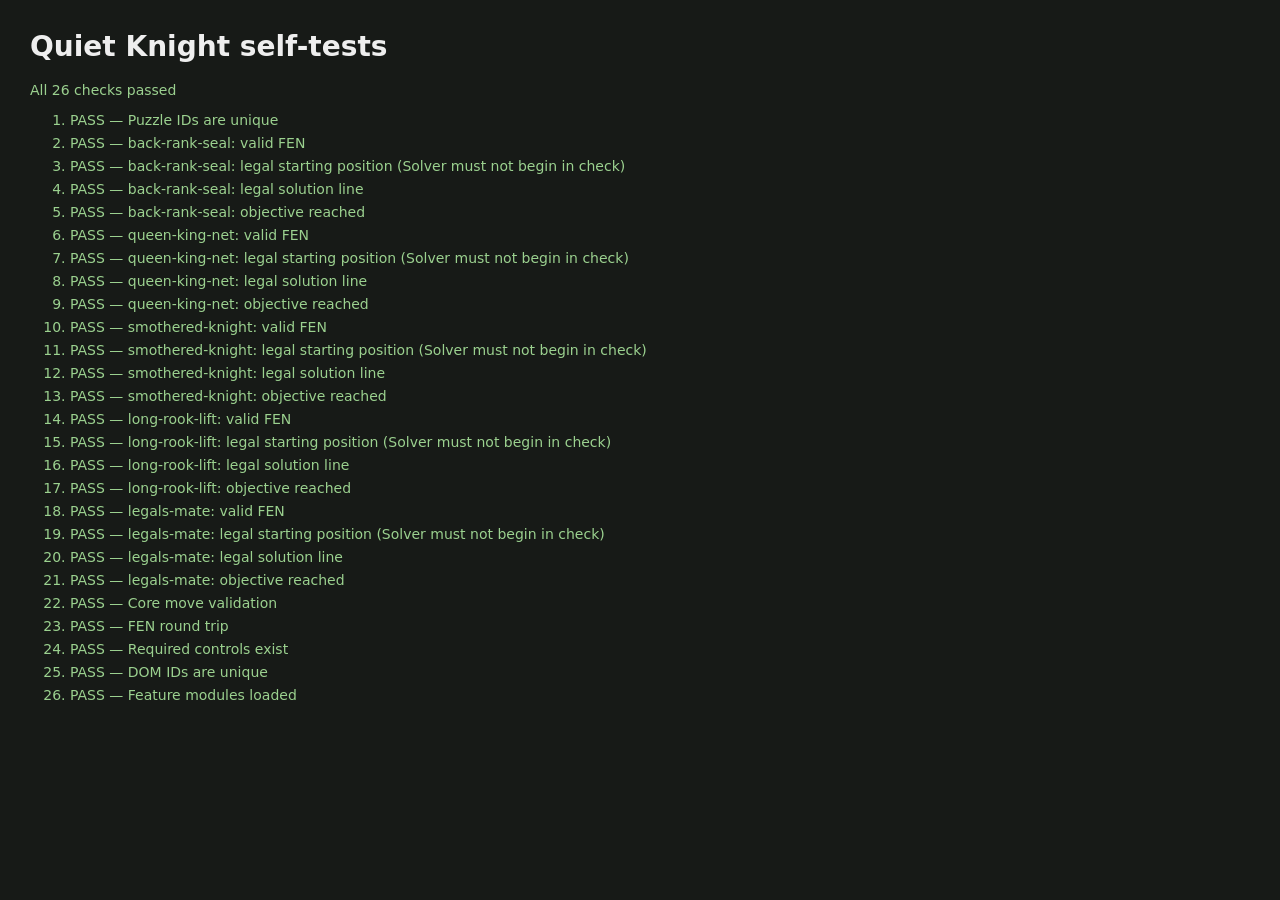
<file: docs/tests.html>
<!doctype html>
<html lang="en">
<head><meta charset="utf-8"><meta name="viewport" content="width=device-width"><title>Quiet Knight tests</title>
<style>body{margin:30px;font:14px system-ui;background:#171a17;color:#eee}iframe{display:none}.pass{color:#9bd18f}.fail{color:#ef8877}li{margin:7px 0}</style></head>
<body><h1>Quiet Knight self-tests</h1><p id="summary">Running…</p><ol id="results"></ol><iframe src="index.html?test-frame=1"></iframe>
<script src="tests.js"></script></body></html>
</file>
<file: docs/enhancements.css>
/* Optional experience layer: clocks, settings, themes, accessibility, and motion. */
:focus-visible { outline: 3px solid #f4c45f; outline-offset: 2px; }
.player-meta { display: flex; align-items: center; gap: 10px; }
.clock { min-width: 64px; padding: 7px 9px; border: 1px solid var(--line); border-radius: 7px; background: #242824; color: #eef0ea; font: 700 14px ui-monospace, SFMono-Regular, Menlo, monospace; text-align: center; font-variant-numeric: tabular-nums; }
.clock.active { color: #241f15; border-color: var(--accent); background: var(--accent); }
.clock.low { color: #fff; border-color: var(--danger); background: #8c3f32; }
.board-size-control { width: min(340px, calc(100% - 20px)); grid-template-columns: auto 1fr 40px auto; }
.board-size-control label { white-space: nowrap; }
.compact-button { min-height: 25px; padding: 0 8px; color: #d7dbd2; border: 1px solid var(--line); border-radius: 5px; background: #292e28; font-size: 10px; cursor: pointer; }
.practice-settings { border-bottom: 1px solid var(--line); }
.practice-settings summary { padding: 12px 20px; color: #cdd1c8; font-size: 11px; font-weight: 700; cursor: pointer; }
.settings-grid { padding: 0 20px 13px; display: grid; grid-template-columns: 1fr 1fr; gap: 10px; }
.settings-grid > label { display: flex; align-items: center; gap: 7px; color: var(--muted); font-size: 10px; }
.settings-grid > label:last-child { grid-column: 1 / -1; display: grid; grid-template-columns: auto 1fr; }
.settings-grid select { height: 32px; }
.fen-tools { padding: 13px 20px 16px; display: grid; gap: 7px; border-top: 1px solid var(--line); }
.fen-tools label { color: var(--muted); font-size: 10px; font-weight: 700; text-transform: uppercase; }
.fen-tools input { width: 100%; min-height: 34px; padding: 7px 9px; color: var(--ink); border: 1px solid var(--line); border-radius: 6px; background: #292e28; font: 10px ui-monospace, monospace; }
.fen-tools div { display: flex; gap: 7px; }
.fen-tools button { min-height: 31px; padding: 0 10px; color: #d8dcd4; border: 1px solid var(--line); border-radius: 6px; background: #333831; font-size: 10px; cursor: pointer; }
#fenFeedback { min-height: 14px; color: var(--muted); font-size: 10px; }
.post-game-eval { width: calc(100% - 40px); margin: 14px 20px 0; }
.analysis-summary { grid-template-columns: repeat(4,1fr); }
.puzzle-actions { display: grid; grid-template-columns: 1fr 1fr; }
.puzzle-theme { display: inline-block; margin-top: 2px; color: var(--accent-2); font-size: 9px; font-weight: 800; text-transform: uppercase; letter-spacing: .08em; }
.hint-source, .solution-source { box-shadow: inset 0 0 0 4px rgba(216,168,78,.75); }
.hint-target, .solution-target { box-shadow: inset 0 0 0 4px rgba(136,173,127,.8); }
.drag-ghost { position: fixed; z-index: 1000; pointer-events: none; transform: translate(-50%,-50%); opacity: .88; filter: drop-shadow(0 6px 8px rgba(0,0,0,.45)); }
.piece-arrival { animation: piece-arrival .18s ease-out; }
@keyframes piece-arrival { from { transform: scale(.72); opacity: .45; } }
body.hide-legal .square.legal::after, body.hide-legal .square.capture::after { display: none; }
body.hide-coordinates .coord { display: none; }
body[data-theme="contrast"] { --light: #f2f2e8; --dark: #3f5140; --accent: #ffd45e; }
body[data-theme="colorblind"] { --light: #e7d8b4; --dark: #477f8f; --accent: #f1a340; --accent-2: #998ec3; }
.square[tabindex="0"] { z-index: 5; }
.square.keyboard-focus::before { box-shadow: inset 0 0 0 4px var(--accent); }
@media (max-width: 520px) {
  .settings-grid { grid-template-columns: 1fr; }
  .settings-grid > label:last-child { grid-column: auto; }
  .clock { min-width: 56px; font-size: 12px; }
}
@media (prefers-reduced-motion: reduce) { .piece-arrival { animation: none; } }
</file>
